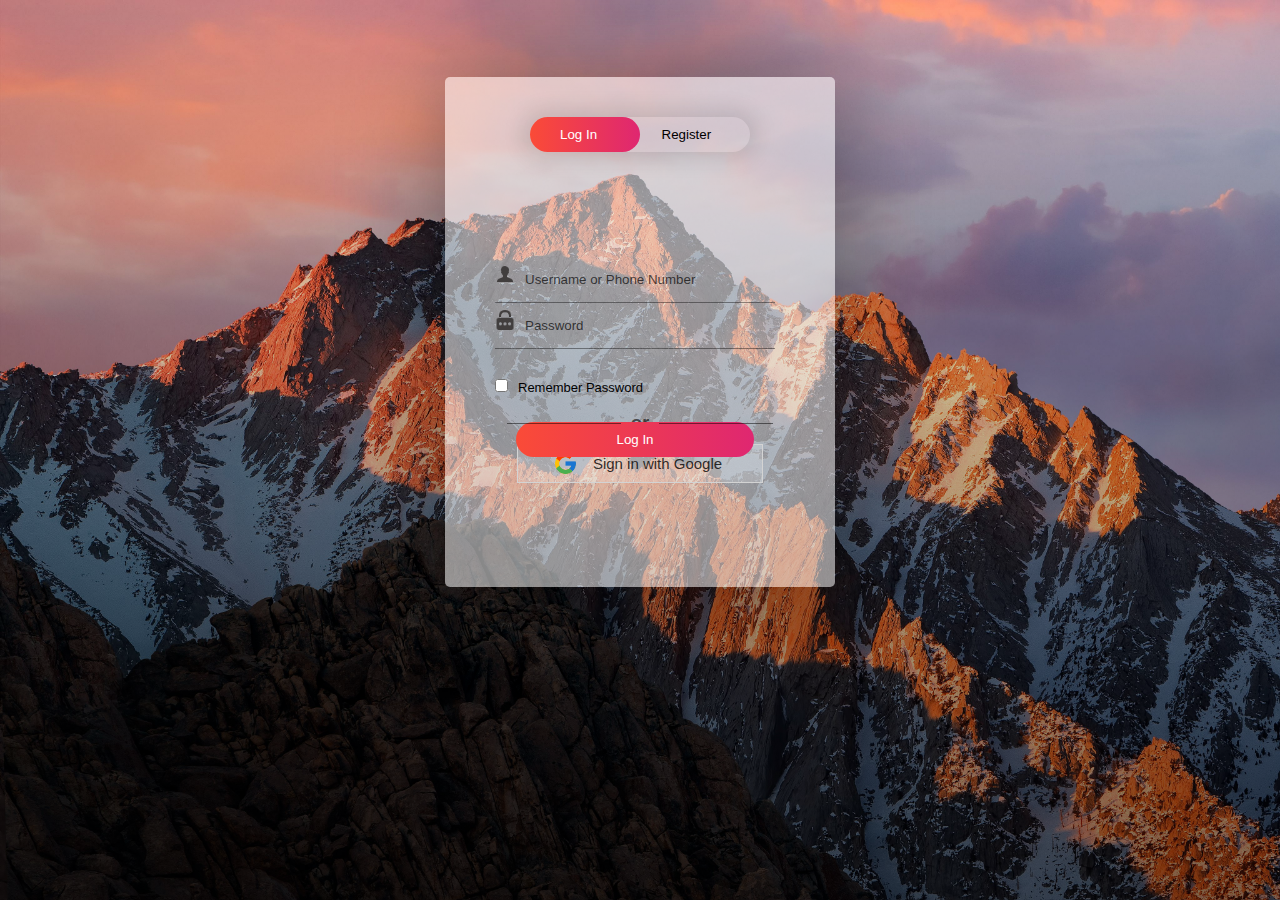
<file: login.html>
<!DOCTYPE html>
<html>
<head>
	<link rel="shortcut icon" type="png" href="images/icon/favicon.png">
	<title>Login SignUp</title>
	<link rel="stylesheet" type="text/css" href="loginStyle.css">
	<script src="https://ajax.googleapis.com/ajax/libs/jquery/3.4.1/jquery.min.js"></script>

  <!-- It will redirect to the Home Page after submitting the form -->
  <script>
  $(document).ready(function(){
    $("form").submit(function(){
      alert("Great Job !");
    });
  });
  </script>
</head>
<body>
		<div class="form-box">
			<div class="button-box">
				<div id="btn"></div>
				<button type="button" class="toggle-btn" id="log" onclick="login()" style="color: #fff;">Log In</button>
				<button type="button" class="toggle-btn" id="reg" onclick="register()">Register</button>
			</div>
			
			
			<!-- Login Form -->
			<form id="login" class="input-group" action="index.html">
				<div class="inp">
					<img src="images/icon/user.png"><input type="text" id="email" class="input-field" placeholder="Username or Phone Number" style="width: 88%; border:none;" required="required">
				</div>
				<div class="inp">
					<img src="images/icon/password.png"><input type="password" id="password" class="input-field" placeholder="Password" style="width: 88%; border: none;" required="required">
				</div>
				<input type="checkbox" class="check-box">Remember Password
				<button type="submit" class="submit-btn">Log In</button>
			</form>


			<div class="other" id="other">
				<div class="instead">
					<h3>or</h3>
				</div>
				<button class="connect" onclick="google()">
					<img src="images/icon/google.png"><span>Sign in with Google</span>
				</button>
			</div>
			
			<!-- Registration Form -->
			<form id="register" class="input-group">
				<input type="text" class="input-field" placeholder="Full Name" required="required">
				<input type="email" class="input-field" placeholder="Email Address" required="required">
				<input type="password" class="input-field" placeholder="Create Password" name="psame" required="required">
				<input type="password" class="input-field" placeholder="Confirm Password" name="psame" required="required">
				<input type="checkbox" class="check-box" id="chkAgree" onclick="goFurther()">I agree to the Terms & Conditions
				<button type="submit" id="btnSubmit" class="submit-btn reg-btn">Register</button>
			</form>
		</div>
		<script type="text/javascript" src="script.js"></script>
</body>
</html>
</file>
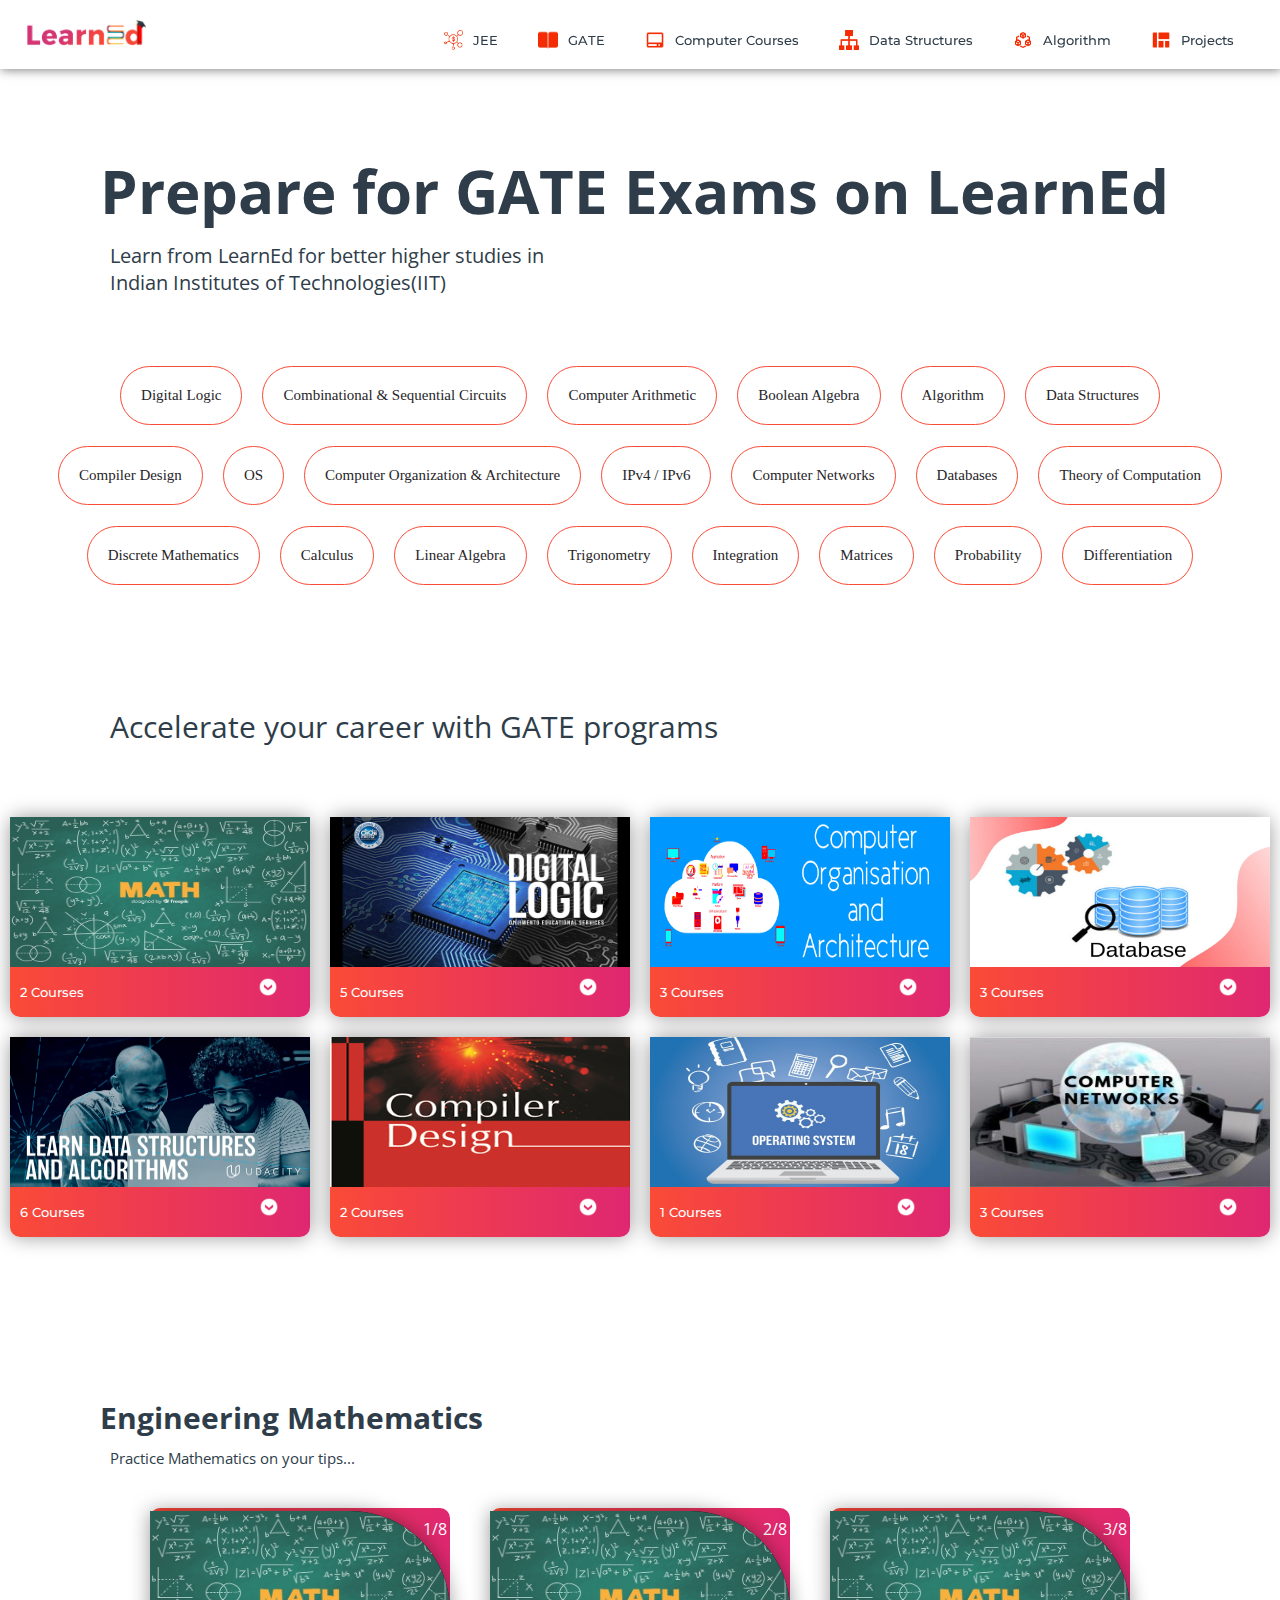
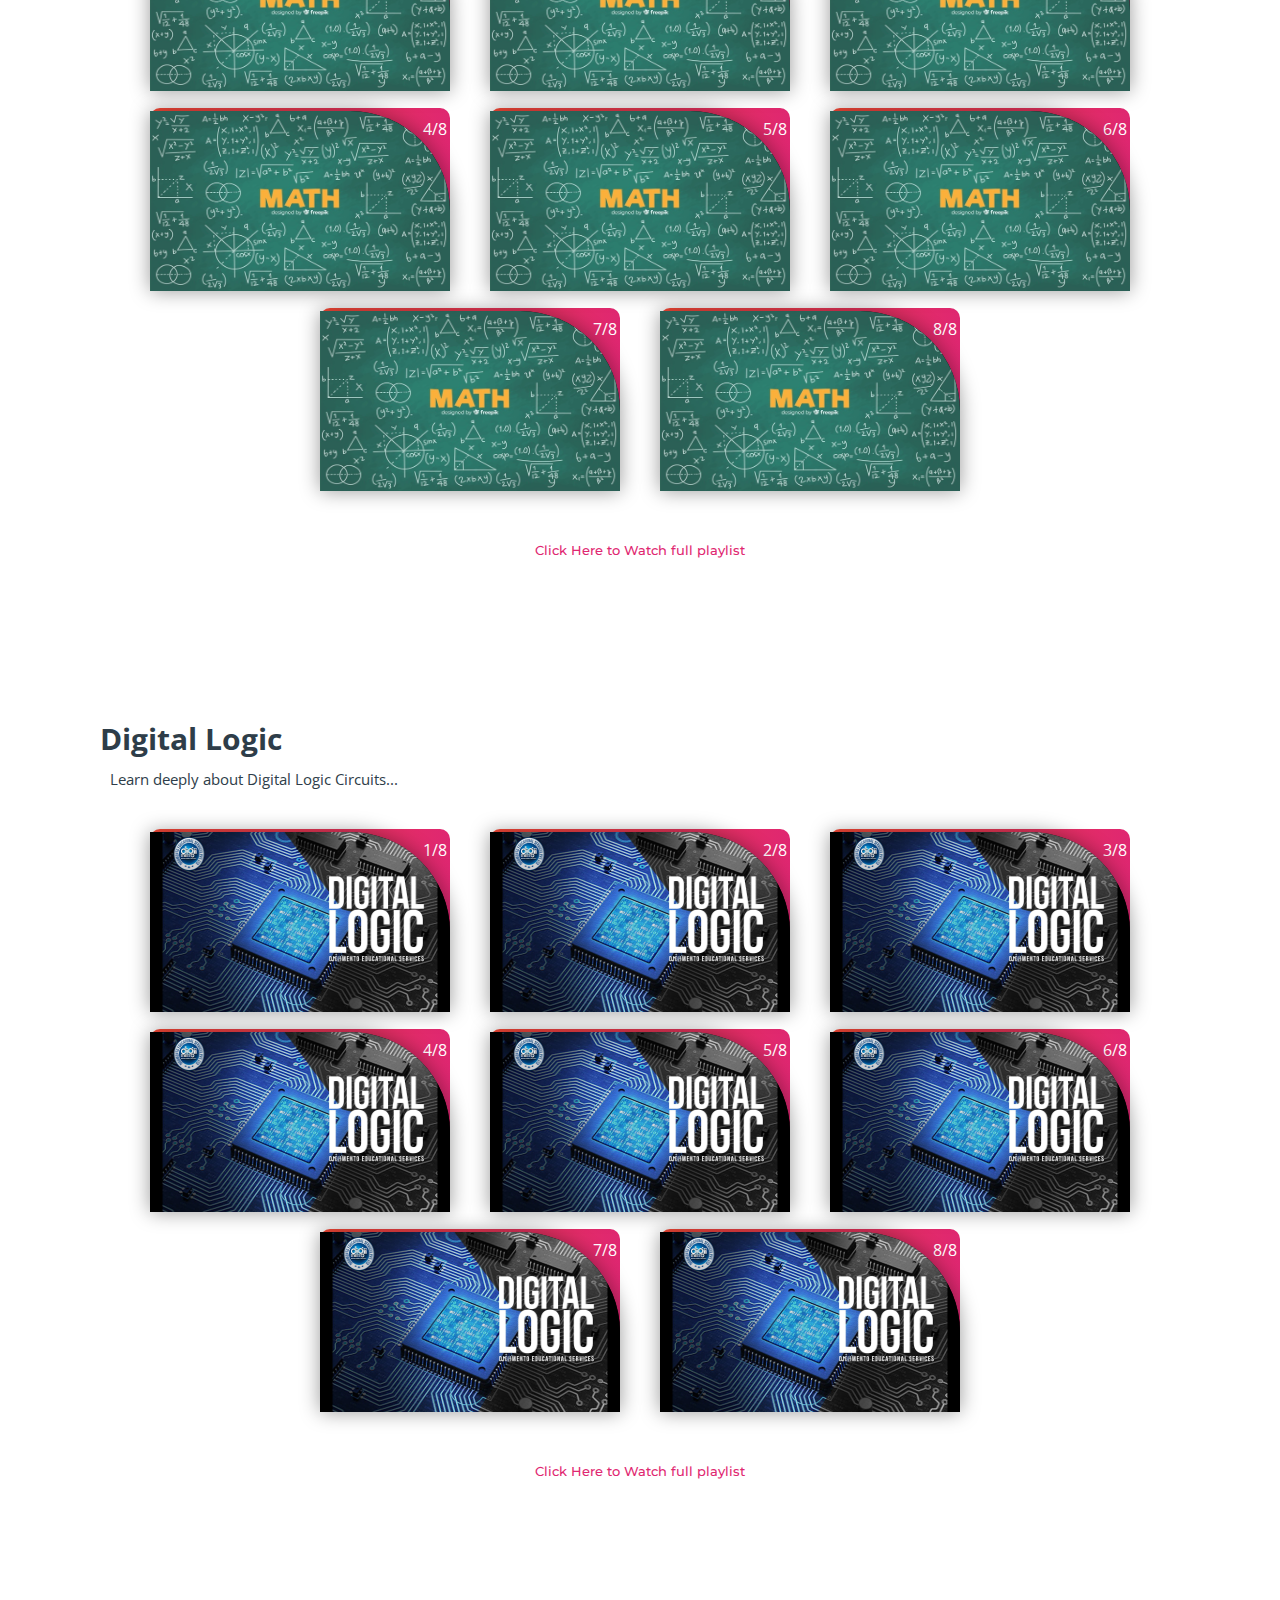
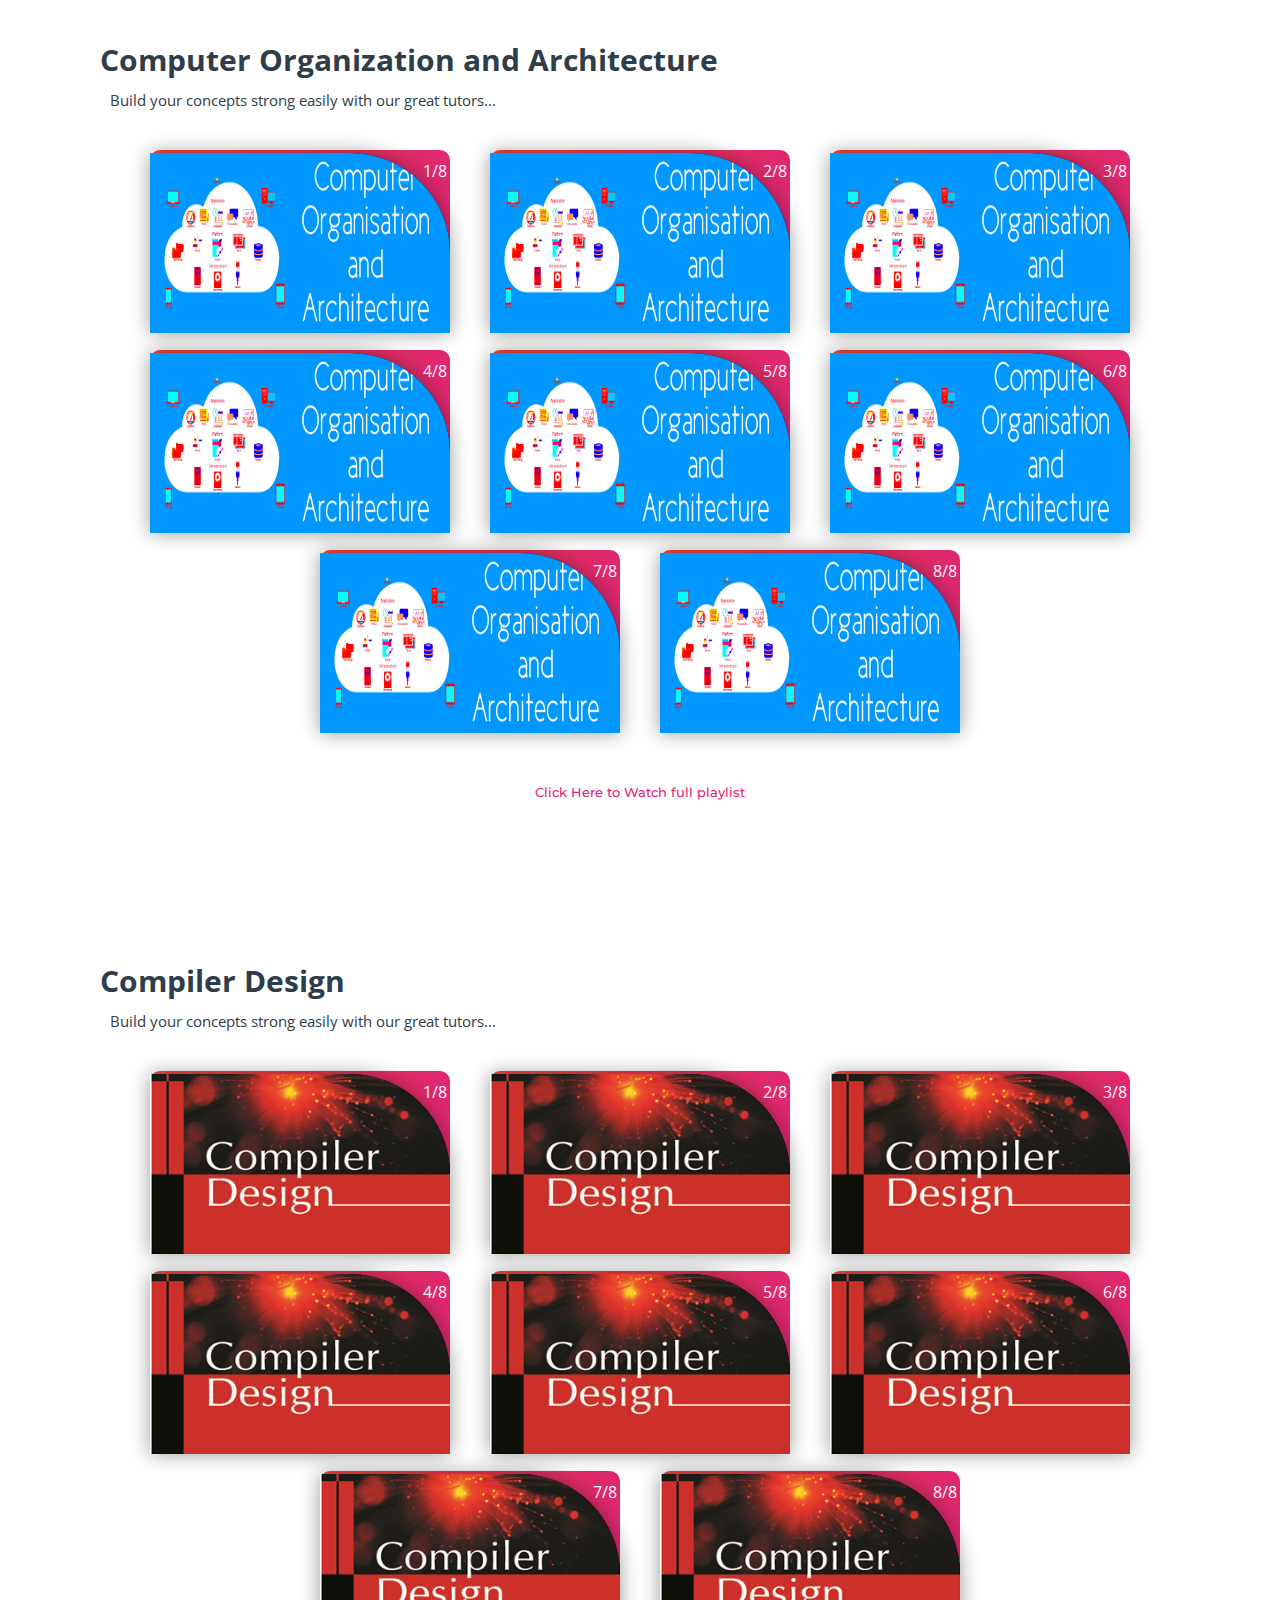
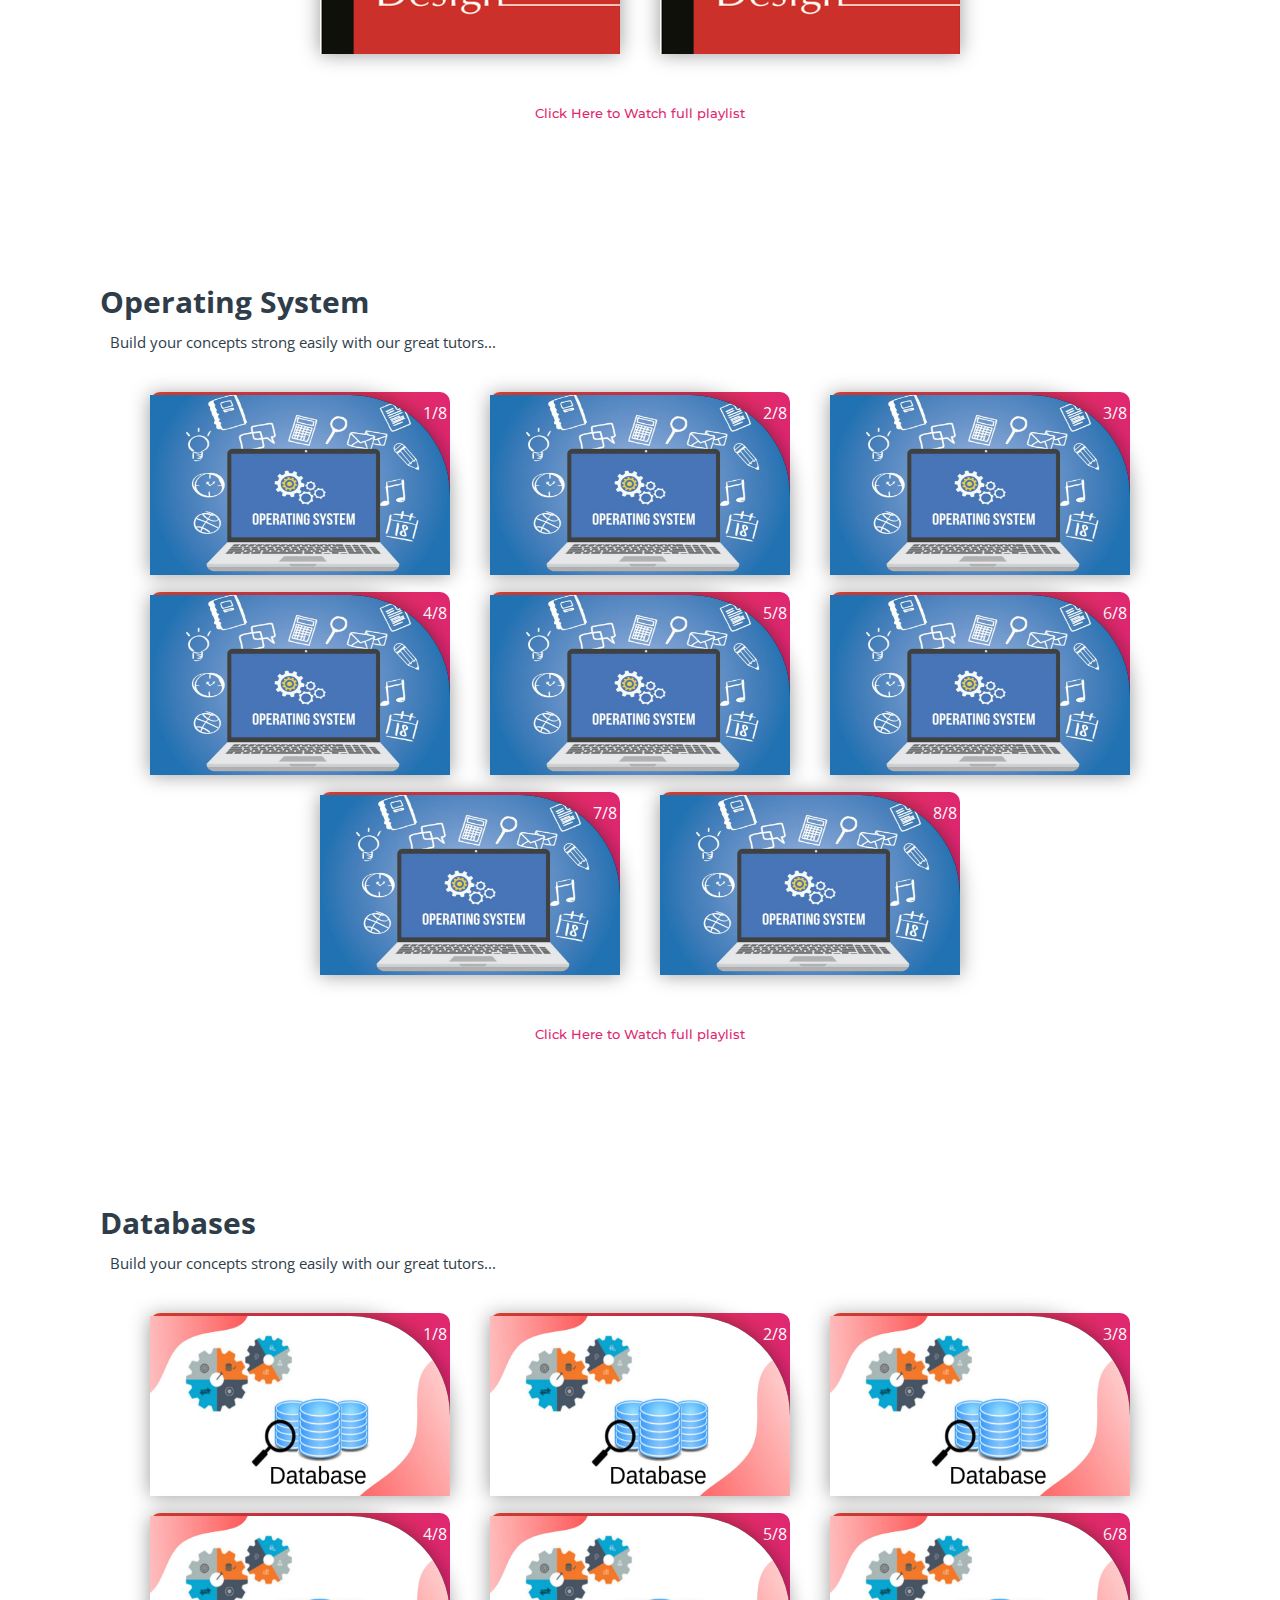
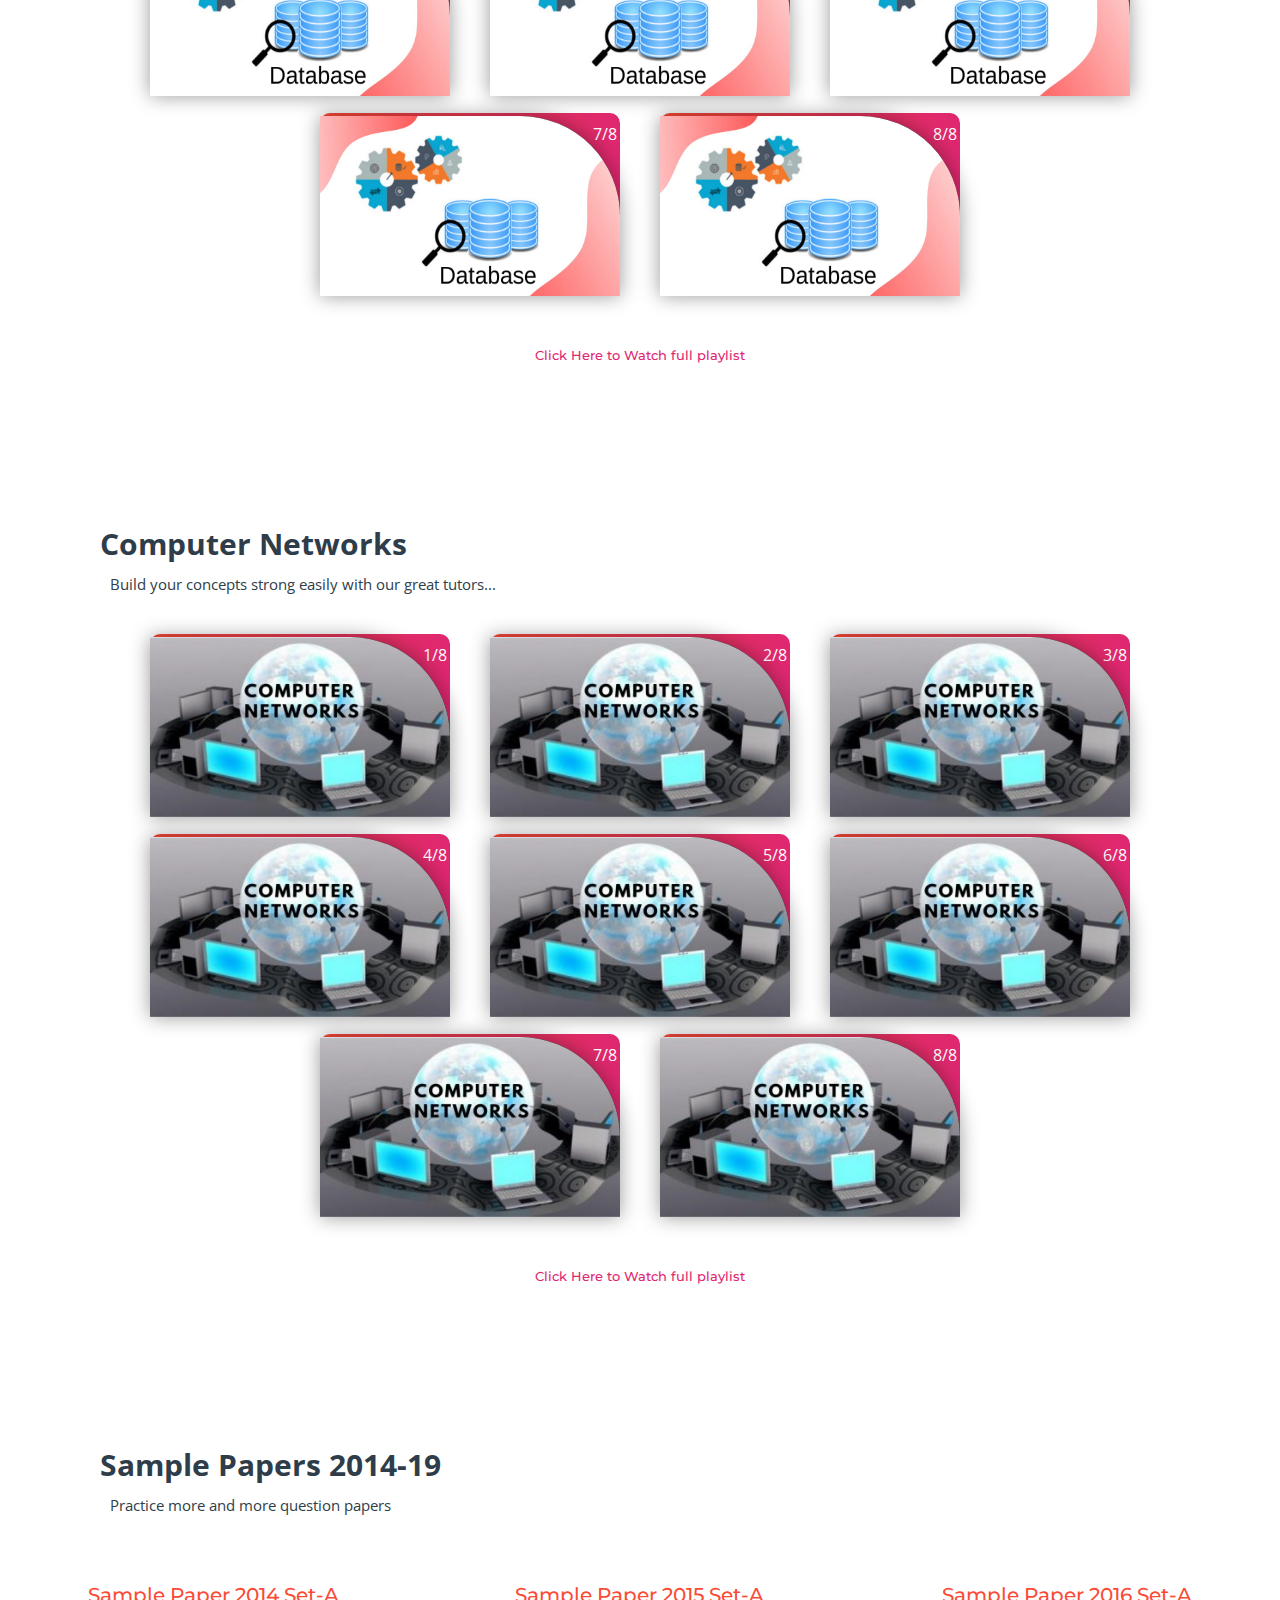
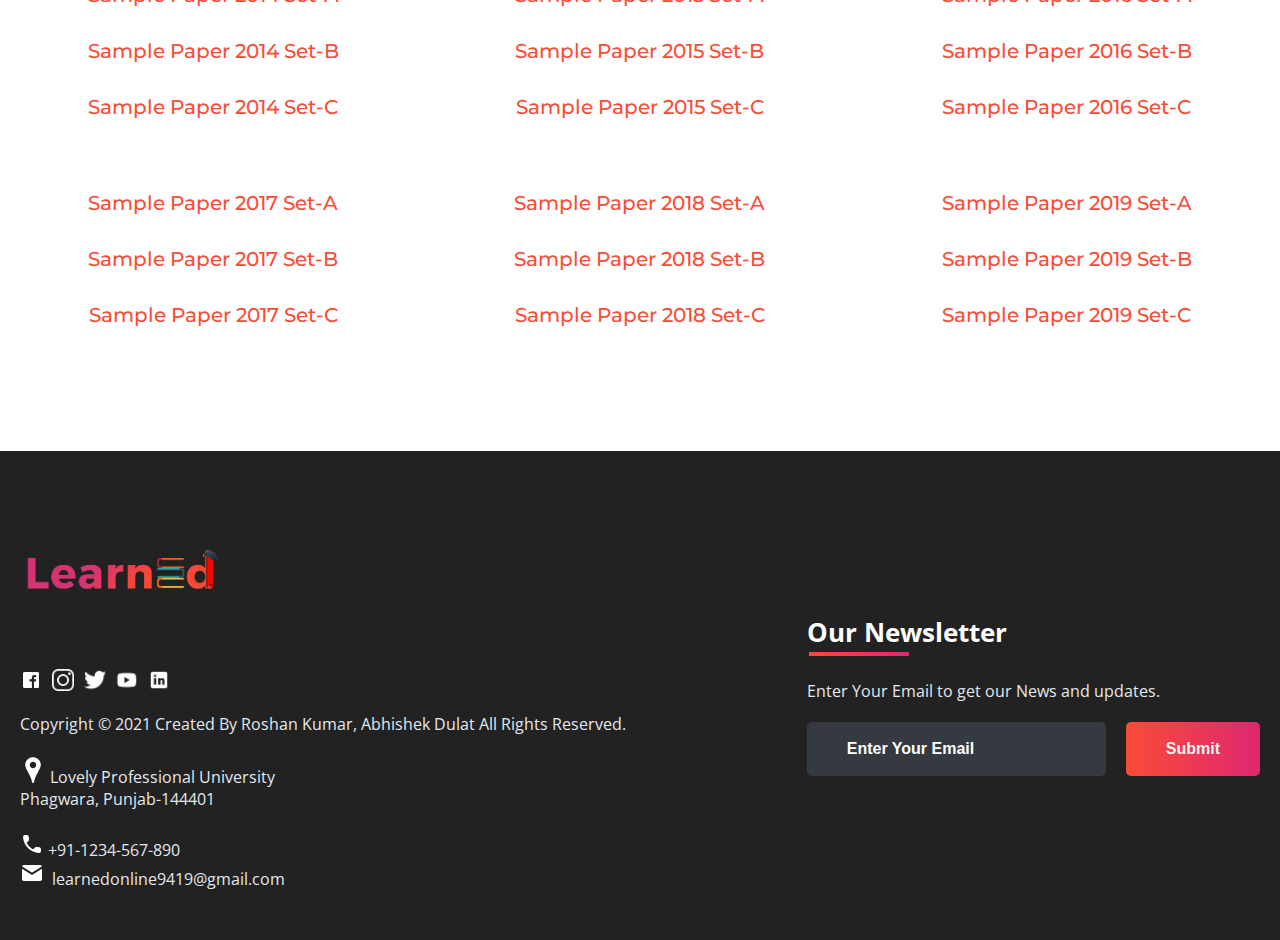
<file: subjects/gate.html>
<!DOCTYPE html>
<html>
<head>
	<link rel="shortcut icon" type="png" href="../images/icon/favicon.png">
	<title>Prepare for GATE on LearnEd</title>
	<link rel="stylesheet" type="text/css" href="subjects.css">
	<script type="text/javascript" src="../script.js"></script>
</head>
<body>

<!-- NAVIGATION -->
	<header>
		<div class="nav" id="nav">
			<div id="learned-logo">
			<a href="../index.html"><img src="../images/icon/logo.png" style="width: 120px;"></a></div>
			<div class="switch-tab" id="switch-tab" onclick="switchTAB()"><img src="../images/icon/menu.png"></div>
			<ul id="list-switch">
				<li><a href="jee.html"><img src="../images/courses/d1.png" class="icon">JEE</a></li>
				<li><a href="#"><img src="../images/courses/paper.png" class="icon">GATE</a></li>
				<li><a href="computer_courses.html"><img src="../images/courses/computer.png" class="icon">Computer Courses</a></li>
				<li><a href="computer_courses.html#data"><img src="../images/courses/data.png" class="icon">Data Structures</a></li>
				<li><a href="computer_courses.html#algo"><img src="../images/courses/algo.png" class="icon">Algorithm</a></li>
				<li><a href="computer_courses.html#projects"><img src="../images/courses/projects.png" class="icon">Projects</a></li>
			</ul>
			<div class="search" id="search-switch">
				<input type="text" placeholder="Search" class="srch"><button id="srchbtn"><img src="../images/icon/search.png"></button>
			</div>
		</div>
	</header>


<!-- Main Title of the Page -->
	<div class="title">
		<span>Prepare for GATE Exams on LearnEd</span>
		<div class="shortdesc">
			<p>Learn from LearnEd for better higher studies in<br> Indian Institutes of Technologies(IIT)</p>
		</div>
	</div>


<!-- Some KeyWords related to topic -->
	<div class="course">
		<div class="cbox">
		<div class="det"><a href="#digital">Digital Logic</a></div>
		<div class="det"><a href="https://en.wikipedia.org/wiki/Sequential_logic" target="_blank">Combinational & Sequential Circuits</a></div>
		<div class="det"><a href="https://en.wikipedia.org/wiki/ALU" target="_blank">Computer Arithmetic</a></div>
		<div class="det"><a href="https://en.wikipedia.org/wiki/Boolean_algebra" target="_blank">Boolean Algebra</a></div>
		<div class="det"><a href="computer_courses.html#algo">Algorithm</a></div>
		<div class="det"><a href="computer_courses.html#data">Data Structures</a></div>
		</div>
		<div class="cbox">
		<div class="det"><a href="#compiler">Compiler Design</a></div>
		<div class="det"><a href="#os">OS</a></div>
		<div class="det"><a href="#coaa">Computer Organization & Architecture</a></div>
		<div class="det"><a href="https://en.wikipedia.org/wiki/IPv4" target="_blank">IPv4 / IPv6</a></div>
		<div class="det"><a href="#cn">Computer Networks</a></div>
		<div class="det"><a href="#database">Databases</a></div>
		<div class="det"><a href="https://en.wikipedia.org/wiki/Theory_of_computation" target="_blank">Theory of Computation</a></div>
		</div>
		<div class="cbox">
		<div class="det"><a href="#math">Discrete Mathematics</a></div>
		<div class="det"><a href="#math">Calculus</a></div>
		<div class="det"><a href="#math">Linear Algebra</a></div>
		<div class="det"><a href="#math">Trigonometry</a></div>
		<div class="det"><a href="#math">Integration</a></div>
		<div class="det"><a href="#math">Matrices</a></div>
		<div class="det"><a href="#math">Probability</a></div>
		<div class="det"><a href="#math">Differentiation</a></div>
		</div>
	</div>


<!-- Courses Available -->
	<div class="inbt">
		Accelerate your career with GATE programs
	</div>

	<div class="ccard">
	<center>
		<div class="ccardbox">
			<div class="dcard">
				<div class="fpart"><img src="../images/courses/math.jpg"></div>
				<a href="#math"><div class="spart">2 Courses <img src="../images/icon/dropdown.png"></div></a>
			</div>
			<div class="dcard">
				<div class="fpart"><img src="../images/courses/digital.jpg"></div>
				<a href="#digital"><div class="spart">5 Courses <img src="../images/icon/dropdown.png"></div></a>
			</div>
			<div class="dcard">
				<div class="fpart"><img src="../images/courses/coaa.jpg"></div>
				<a href="#coaa"><div class="spart">3 Courses <img src="../images/icon/dropdown.png"></div></a>
			</div>
			<div class="dcard">
				<div class="fpart"><img src="../images/courses/database.jpg"></div>
				<a href="#database"><div class="spart">3 Courses <img src="../images/icon/dropdown.png"></div></a>
			</div>
			<div class="dcard">
				<div class="fpart"><img src="../images/courses/data-algo.jpg"></div>
				<a href="computer_courses.html#data"><div class="spart">6 Courses <img src="../images/icon/dropdown.png"></div></a>
			</div>
			<div class="dcard">
				<div class="fpart"><img src="../images/courses/compiler.jpg"></div>
				<a href="#compiler"><div class="spart">2 Courses <img src="../images/icon/dropdown.png"></div></a>
			</div>
			<div class="dcard">
				<div class="fpart"><img src="../images/courses/os.jpg"></div>
				<a href="#os"><div class="spart">1 Courses <img src="../images/icon/dropdown.png"></div></a>
			</div>
			<div class="dcard">
				<div class="fpart"><img src="../images/courses/cn.jpg"></div>
				<a href="#cn"><div class="spart">3 Courses <img src="../images/icon/dropdown.png"></div></a>
			</div>
		</div>
	</center>
	</div>


<!-- Videos on ENGINEERING MATHEMATICS Lectures -->

	<div class="title2" id="math">
		<span>Engineering Mathematics</span>
		<div class="shortdesc2">
			<p>Practice Mathematics on your tips...</p>
		</div>
	</div>
	
	<center>
		<div class="ccardbox2">
			<div class="dcard2"><span class="tag" >1/8</span>
				<div class="fpart2"><img src="../images/courses/math.jpg">
					<iframe src="https://www.youtube.com/embed/xxGyTHWrHZg" frameborder="0" allow="accelerometer; autoplay; encrypted-media; gyroscope; picture-in-picture" allowfullscreen></iframe>
				</div>
			</div>
			<div class="dcard2"><span class="tag" >2/8</span>
				<div class="fpart2"><img src="../images/courses/math.jpg">
					<iframe src="https://www.youtube.com/embed/xxGyTHWrHZg" frameborder="0" allow="accelerometer; autoplay; encrypted-media; gyroscope; picture-in-picture" allowfullscreen></iframe>
				</div>
			</div>
			<div class="dcard2"><span class="tag" >3/8</span>
				<div class="fpart2"><img src="../images/courses/math.jpg">
					<iframe src="https://www.youtube.com/embed/xxGyTHWrHZg" frameborder="0" allow="accelerometer; autoplay; encrypted-media; gyroscope; picture-in-picture" allowfullscreen></iframe>
				</div>
			</div>
			<div class="dcard2"><span class="tag" >4/8</span>
				<div class="fpart2"><img src="../images/courses/math.jpg">
					<iframe src="https://www.youtube.com/embed/xxGyTHWrHZg" frameborder="0" allow="accelerometer; autoplay; encrypted-media; gyroscope; picture-in-picture" allowfullscreen></iframe>
				</div>
			</div>
		
			<div class="dcard2"><span class="tag" >5/8</span>
				<div class="fpart2"><img src="../images/courses/math.jpg">
					<iframe src="https://www.youtube.com/embed/xxGyTHWrHZg" frameborder="0" allow="accelerometer; autoplay; encrypted-media; gyroscope; picture-in-picture" allowfullscreen></iframe>
				</div>
			</div>
			<div class="dcard2"><span class="tag" >6/8</span>
				<div class="fpart2"><img src="../images/courses/math.jpg">
					<iframe src="https://www.youtube.com/embed/xxGyTHWrHZg" frameborder="0" allow="accelerometer; autoplay; encrypted-media; gyroscope; picture-in-picture" allowfullscreen></iframe>
				</div>
			</div>
			<div class="dcard2"><span class="tag" >7/8</span>
				<div class="fpart2"><img src="../images/courses/math.jpg">
					<iframe src="https://www.youtube.com/embed/xxGyTHWrHZg" frameborder="0" allow="accelerometer; autoplay; encrypted-media; gyroscope; picture-in-picture" allowfullscreen></iframe>
				</div>
			</div>
			<div class="dcard2"><span class="tag" >8/8</span>
				<div class="fpart2"><img src="../images/courses/math.jpg">
					<iframe src="https://www.youtube.com/embed/xxGyTHWrHZg" frameborder="0" allow="accelerometer; autoplay; encrypted-media; gyroscope; picture-in-picture" allowfullscreen></iframe>
				</div>
			</div>
		</div>
	</center>
<br><br>
	<div class="click-me">
		<a href="https://www.youtube.com/watch?v=xxGyTHWrHZg" target="_blank">Click Here to Watch full playlist</a>
	</div>



<!-- Videos on DIGITAL LOGIC Lectures -->

	<div class="title2" id="digital">
		<span>Digital Logic</span>
		<div class="shortdesc2">
			<p>Learn deeply about Digital Logic Circuits...</p>
		</div>
	</div>
	<center>
		<div class="ccardbox2">
			<div class="dcard2"><span class="tag" >1/8</span>
				<div class="fpart2"><img src="../images/courses/digital.jpg">
					<iframe src="https://www.youtube.com/embed/-M7oIM8hKSU" frameborder="0" allow="accelerometer; autoplay; encrypted-media; gyroscope; picture-in-picture" allowfullscreen></iframe>
				</div>
			</div>
			<div class="dcard2"><span class="tag" >2/8</span>
				<div class="fpart2"><img src="../images/courses/digital.jpg">
					<iframe src="https://www.youtube.com/embed/-M7oIM8hKSU" frameborder="0" allow="accelerometer; autoplay; encrypted-media; gyroscope; picture-in-picture" allowfullscreen></iframe>
				</div>
			</div>
			<div class="dcard2"><span class="tag" >3/8</span>
				<div class="fpart2"><img src="../images/courses/digital.jpg">
					<iframe src="https://www.youtube.com/embed/-M7oIM8hKSU" frameborder="0" allow="accelerometer; autoplay; encrypted-media; gyroscope; picture-in-picture" allowfullscreen></iframe>
				</div>
			</div>
			<div class="dcard2"><span class="tag" >4/8</span>
				<div class="fpart2"><img src="../images/courses/digital.jpg">
					<iframe src="https://www.youtube.com/embed/-M7oIM8hKSU" frameborder="0" allow="accelerometer; autoplay; encrypted-media; gyroscope; picture-in-picture" allowfullscreen></iframe>
				</div>
			</div>
		
			<div class="dcard2"><span class="tag" >5/8</span>
				<div class="fpart2"><img src="../images/courses/digital.jpg">
					<iframe src="https://www.youtube.com/embed/-M7oIM8hKSU" frameborder="0" allow="accelerometer; autoplay; encrypted-media; gyroscope; picture-in-picture" allowfullscreen></iframe>
				</div>
			</div>
			<div class="dcard2"><span class="tag" >6/8</span>
				<div class="fpart2"><img src="../images/courses/digital.jpg">
					<iframe src="https://www.youtube.com/embed/-M7oIM8hKSU" frameborder="0" allow="accelerometer; autoplay; encrypted-media; gyroscope; picture-in-picture" allowfullscreen></iframe>
				</div>
			</div>
			<div class="dcard2"><span class="tag" >7/8</span>
				<div class="fpart2"><img src="../images/courses/digital.jpg">
					<iframe src="https://www.youtube.com/embed/-M7oIM8hKSU" frameborder="0" allow="accelerometer; autoplay; encrypted-media; gyroscope; picture-in-picture" allowfullscreen></iframe>
				</div>
			</div>
			<div class="dcard2"><span class="tag" >8/8</span>
				<div class="fpart2"><img src="../images/courses/digital.jpg">
					<iframe src="https://www.youtube.com/embed/-M7oIM8hKSU" frameborder="0" allow="accelerometer; autoplay; encrypted-media; gyroscope; picture-in-picture" allowfullscreen></iframe>
				</div>
			</div>
		</div>
	</center>
<br><br>
	<div class="click-me">
		<a href="https://youtu.be/-M7oIM8hKSU" target="_blank">Click Here to Watch full playlist</a>
	</div>



<!-- Videos on COMPUTER ORGANIZATION and ARCHITECTURE Lectures -->

	<div class="title2" id="coaa">
		<span>Computer Organization and Architecture</span>
		<div class="shortdesc2">
			<p>Build your concepts strong easily with our great tutors...</p>
		</div>
	</div>
	<center>
		<div class="ccardbox2">
			<div class="dcard2"><span class="tag" >1/8</span>
				<div class="fpart2"><img src="../images/courses/coaa.jpg">
					<iframe src="https://www.youtube.com/embed/q6oiRtKTpX4" frameborder="0" allow="accelerometer; autoplay; encrypted-media; gyroscope; picture-in-picture" allowfullscreen></iframe>
				</div>
			</div>
			<div class="dcard2"><span class="tag" >2/8</span>
				<div class="fpart2"><img src="../images/courses/coaa.jpg">
					<iframe src="https://www.youtube.com/embed/q6oiRtKTpX4" frameborder="0" allow="accelerometer; autoplay; encrypted-media; gyroscope; picture-in-picture" allowfullscreen></iframe>
				</div>
			</div>
			<div class="dcard2"><span class="tag" >3/8</span>
				<div class="fpart2"><img src="../images/courses/coaa.jpg">
					<iframe src="https://www.youtube.com/embed/q6oiRtKTpX4" frameborder="0" allow="accelerometer; autoplay; encrypted-media; gyroscope; picture-in-picture" allowfullscreen></iframe>
				</div>
			</div>
			<div class="dcard2"><span class="tag" >4/8</span>
				<div class="fpart2"><img src="../images/courses/coaa.jpg">
					<iframe src="https://www.youtube.com/embed/q6oiRtKTpX4" frameborder="0" allow="accelerometer; autoplay; encrypted-media; gyroscope; picture-in-picture" allowfullscreen></iframe>
				</div>
			</div>
		
			<div class="dcard2"><span class="tag" >5/8</span>
				<div class="fpart2"><img src="../images/courses/coaa.jpg">
					<iframe src="https://www.youtube.com/embed/q6oiRtKTpX4" frameborder="0" allow="accelerometer; autoplay; encrypted-media; gyroscope; picture-in-picture" allowfullscreen></iframe>
				</div>
			</div>
			<div class="dcard2"><span class="tag" >6/8</span>
				<div class="fpart2"><img src="../images/courses/coaa.jpg">
					<iframe src="https://www.youtube.com/embed/q6oiRtKTpX4" frameborder="0" allow="accelerometer; autoplay; encrypted-media; gyroscope; picture-in-picture" allowfullscreen></iframe>
				</div>
			</div>
			<div class="dcard2"><span class="tag" >7/8</span>
				<div class="fpart2"><img src="../images/courses/coaa.jpg">
					<iframe src="https://www.youtube.com/embed/q6oiRtKTpX4" frameborder="0" allow="accelerometer; autoplay; encrypted-media; gyroscope; picture-in-picture" allowfullscreen></iframe>
				</div>
			</div>
			<div class="dcard2"><span class="tag" >8/8</span>
				<div class="fpart2"><img src="../images/courses/coaa.jpg">
					<iframe src="https://www.youtube.com/embed/q6oiRtKTpX4" frameborder="0" allow="accelerometer; autoplay; encrypted-media; gyroscope; picture-in-picture" allowfullscreen></iframe>
				</div>
			</div>
		</div>
	</center>
<br><br>
	<div class="click-me">
		<a href="https://youtu.be/q6oiRtKTpX4" target="_blank">Click Here to Watch full playlist</a>
	</div>



<!-- Videos on COMPILER Lectures -->

	<div class="title2" id="compiler">
		<span>Compiler Design</span>
		<div class="shortdesc2">
			<p>Build your concepts strong easily with our great tutors...</p>
		</div>
	</div>
	<center>
		<div class="ccardbox2">
			<div class="dcard2"><span class="tag" >1/8</span>
				<div class="fpart2"><img src="../images/courses/compiler.jpg">
					<iframe src="https://www.youtube.com/embed/yNZIhF6pxjM" frameborder="0" allow="accelerometer; autoplay; encrypted-media; gyroscope; picture-in-picture" allowfullscreen></iframe>
				</div>
			</div>
			<div class="dcard2"><span class="tag" >2/8</span>
				<div class="fpart2"><img src="../images/courses/compiler.jpg">
					<iframe src="https://www.youtube.com/embed/yNZIhF6pxjM" frameborder="0" allow="accelerometer; autoplay; encrypted-media; gyroscope; picture-in-picture" allowfullscreen></iframe>
				</div>
			</div>
			<div class="dcard2"><span class="tag" >3/8</span>
				<div class="fpart2"><img src="../images/courses/compiler.jpg">
					<iframe src="https://www.youtube.com/embed/yNZIhF6pxjM" frameborder="0" allow="accelerometer; autoplay; encrypted-media; gyroscope; picture-in-picture" allowfullscreen></iframe>
				</div>
			</div>
			<div class="dcard2"><span class="tag" >4/8</span>
				<div class="fpart2"><img src="../images/courses/compiler.jpg">
					<iframe src="https://www.youtube.com/embed/yNZIhF6pxjM" frameborder="0" allow="accelerometer; autoplay; encrypted-media; gyroscope; picture-in-picture" allowfullscreen></iframe>
				</div>
			</div>
		
			<div class="dcard2"><span class="tag" >5/8</span>
				<div class="fpart2"><img src="../images/courses/compiler.jpg">
					<iframe src="https://www.youtube.com/embed/yNZIhF6pxjM" frameborder="0" allow="accelerometer; autoplay; encrypted-media; gyroscope; picture-in-picture" allowfullscreen></iframe>
				</div>
			</div>
			<div class="dcard2"><span class="tag" >6/8</span>
				<div class="fpart2"><img src="../images/courses/compiler.jpg">
					<iframe src="https://www.youtube.com/embed/yNZIhF6pxjM" frameborder="0" allow="accelerometer; autoplay; encrypted-media; gyroscope; picture-in-picture" allowfullscreen></iframe>
				</div>
			</div>
			<div class="dcard2"><span class="tag" >7/8</span>
				<div class="fpart2"><img src="../images/courses/compiler.jpg">
					<iframe src="https://www.youtube.com/embed/yNZIhF6pxjM" frameborder="0" allow="accelerometer; autoplay; encrypted-media; gyroscope; picture-in-picture" allowfullscreen></iframe>
				</div>
			</div>
			<div class="dcard2"><span class="tag" >8/8</span>
				<div class="fpart2"><img src="../images/courses/compiler.jpg">
					<iframe src="https://www.youtube.com/embed/yNZIhF6pxjM" frameborder="0" allow="accelerometer; autoplay; encrypted-media; gyroscope; picture-in-picture" allowfullscreen></iframe>
				</div>
			</div>
		</div>
	</center>
<br><br>
	<div class="click-me">
		<a href="https://youtu.be/yNZIhF6pxjM" target="_blank">Click Here to Watch full playlist</a>
	</div>



<!-- Videos on OPERATING SYSTEM Lectures -->


<div class="title2" id="os">
		<span>Operating System</span>
		<div class="shortdesc2">
			<p>Build your concepts strong easily with our great tutors...</p>
		</div>
	</div>
	<center>
		<div class="ccardbox2">
			<div class="dcard2"><span class="tag" >1/8</span>
				<div class="fpart2"><img src="../images/courses/os.jpg">
					<iframe src="https://www.youtube.com/embed/vBURTt97EkA" frameborder="0" allow="accelerometer; autoplay; encrypted-media; gyroscope; picture-in-picture" allowfullscreen></iframe>
				</div>
			</div>
			<div class="dcard2"><span class="tag" >2/8</span>
				<div class="fpart2"><img src="../images/courses/os.jpg">
					<iframe src="https://www.youtube.com/embed/vBURTt97EkA" frameborder="0" allow="accelerometer; autoplay; encrypted-media; gyroscope; picture-in-picture" allowfullscreen></iframe>
				</div>
			</div>
			<div class="dcard2"><span class="tag" >3/8</span>
				<div class="fpart2"><img src="../images/courses/os.jpg">
					<iframe src="https://www.youtube.com/embed/vBURTt97EkA" frameborder="0" allow="accelerometer; autoplay; encrypted-media; gyroscope; picture-in-picture" allowfullscreen></iframe>
				</div>
			</div>
			<div class="dcard2"><span class="tag" >4/8</span>
				<div class="fpart2"><img src="../images/courses/os.jpg">
					<iframe src="https://www.youtube.com/embed/vBURTt97EkA" frameborder="0" allow="accelerometer; autoplay; encrypted-media; gyroscope; picture-in-picture" allowfullscreen></iframe>
				</div>
			</div>
		
			<div class="dcard2"><span class="tag" >5/8</span>
				<div class="fpart2"><img src="../images/courses/os.jpg">
					<iframe src="https://www.youtube.com/embed/vBURTt97EkA" frameborder="0" allow="accelerometer; autoplay; encrypted-media; gyroscope; picture-in-picture" allowfullscreen></iframe>
				</div>
			</div>
			<div class="dcard2"><span class="tag" >6/8</span>
				<div class="fpart2"><img src="../images/courses/os.jpg">
					<iframe src="https://www.youtube.com/embed/vBURTt97EkA" frameborder="0" allow="accelerometer; autoplay; encrypted-media; gyroscope; picture-in-picture" allowfullscreen></iframe>
				</div>
			</div>
			<div class="dcard2"><span class="tag" >7/8</span>
				<div class="fpart2"><img src="../images/courses/os.jpg">
					<iframe src="https://www.youtube.com/embed/vBURTt97EkA" frameborder="0" allow="accelerometer; autoplay; encrypted-media; gyroscope; picture-in-picture" allowfullscreen></iframe>
				</div>
			</div>
			<div class="dcard2"><span class="tag" >8/8</span>
				<div class="fpart2"><img src="../images/courses/os.jpg">
					<iframe src="https://www.youtube.com/embed/vBURTt97EkA" frameborder="0" allow="accelerometer; autoplay; encrypted-media; gyroscope; picture-in-picture" allowfullscreen></iframe>
				</div>
			</div>
		</div>
	</center>

<br><br>
	<div class="click-me">
		<a href="https://youtu.be/vBURTt97EkA" target="_blank">Click Here to Watch full playlist</a>
	</div>


<!-- Videos on DATABASE Lectures -->

<div class="title2" id="database">
		<span>Databases</span>
		<div class="shortdesc2">
			<p>Build your concepts strong easily with our great tutors...</p>
		</div>
	</div>
	<center>
		<div class="ccardbox2">
			<div class="dcard2"><span class="tag" >1/8</span>
				<div class="fpart2"><img src="../images/courses/database.jpg">
					<iframe src="https://www.youtube.com/embed/wR0jg0eQsZA" frameborder="0" allow="accelerometer; autoplay; encrypted-media; gyroscope; picture-in-picture" allowfullscreen></iframe>
				</div>
			</div>
			<div class="dcard2"><span class="tag" >2/8</span>
				<div class="fpart2"><img src="../images/courses/database.jpg">
					<iframe src="https://www.youtube.com/embed/wR0jg0eQsZA" frameborder="0" allow="accelerometer; autoplay; encrypted-media; gyroscope; picture-in-picture" allowfullscreen></iframe>
				</div>
			</div>
			<div class="dcard2"><span class="tag" >3/8</span>
				<div class="fpart2"><img src="../images/courses/database.jpg">
					<iframe src="https://www.youtube.com/embed/wR0jg0eQsZA" frameborder="0" allow="accelerometer; autoplay; encrypted-media; gyroscope; picture-in-picture" allowfullscreen></iframe>
				</div>
			</div>
			<div class="dcard2"><span class="tag" >4/8</span>
				<div class="fpart2"><img src="../images/courses/database.jpg">
					<iframe src="https://www.youtube.com/embed/wR0jg0eQsZA" frameborder="0" allow="accelerometer; autoplay; encrypted-media; gyroscope; picture-in-picture" allowfullscreen></iframe>
				</div>
			</div>
		
			<div class="dcard2"><span class="tag" >5/8</span>
				<div class="fpart2"><img src="../images/courses/database.jpg">
					<iframe src="https://www.youtube.com/embed/wR0jg0eQsZA" frameborder="0" allow="accelerometer; autoplay; encrypted-media; gyroscope; picture-in-picture" allowfullscreen></iframe>
				</div>
			</div>
			<div class="dcard2"><span class="tag" >6/8</span>
				<div class="fpart2"><img src="../images/courses/database.jpg">
					<iframe src="https://www.youtube.com/embed/wR0jg0eQsZA" frameborder="0" allow="accelerometer; autoplay; encrypted-media; gyroscope; picture-in-picture" allowfullscreen></iframe>
				</div>
			</div>
			<div class="dcard2"><span class="tag" >7/8</span>
				<div class="fpart2"><img src="../images/courses/database.jpg">
					<iframe src="https://www.youtube.com/embed/wR0jg0eQsZA" frameborder="0" allow="accelerometer; autoplay; encrypted-media; gyroscope; picture-in-picture" allowfullscreen></iframe>
				</div>
			</div>
			<div class="dcard2"><span class="tag" >8/8</span>
				<div class="fpart2"><img src="../images/courses/database.jpg">
					<iframe src="https://www.youtube.com/embed/wR0jg0eQsZA" frameborder="0" allow="accelerometer; autoplay; encrypted-media; gyroscope; picture-in-picture" allowfullscreen></iframe>
				</div>
			</div>
		</div>
	</center>
<br><br>
	<div class="click-me">
		<a href="https://youtu.be/wR0jg0eQsZA" target="_blank">Click Here to Watch full playlist</a>
	</div>



<!-- Videos on COMPUTER NETWORKS Lectures -->

<div class="title2" id="cn">
		<span>Computer Networks</span>
		<div class="shortdesc2">
			<p>Build your concepts strong easily with our great tutors...</p>
		</div>
	</div>
	<center>
		<div class="ccardbox2">
			<div class="dcard2"><span class="tag" >1/8</span>
				<div class="fpart2"><img src="../images/courses/cn.jpg">
					<iframe src="https://www.youtube.com/embed/qiQR5rTSshw" frameborder="0" allow="accelerometer; autoplay; encrypted-media; gyroscope; picture-in-picture" allowfullscreen></iframe>
				</div>
			</div>
			<div class="dcard2"><span class="tag" >2/8</span>
				<div class="fpart2"><img src="../images/courses/cn.jpg">
					<iframe src="https://www.youtube.com/embed/qiQR5rTSshw" frameborder="0" allow="accelerometer; autoplay; encrypted-media; gyroscope; picture-in-picture" allowfullscreen></iframe>
				</div>
			</div>
			<div class="dcard2"><span class="tag" >3/8</span>
				<div class="fpart2"><img src="../images/courses/cn.jpg">
					<iframe src="https://www.youtube.com/embed/qiQR5rTSshw" frameborder="0" allow="accelerometer; autoplay; encrypted-media; gyroscope; picture-in-picture" allowfullscreen></iframe>
				</div>
			</div>
			<div class="dcard2"><span class="tag" >4/8</span>
				<div class="fpart2"><img src="../images/courses/cn.jpg">
					<iframe src="https://www.youtube.com/embed/qiQR5rTSshw" frameborder="0" allow="accelerometer; autoplay; encrypted-media; gyroscope; picture-in-picture" allowfullscreen></iframe>
				</div>
			</div>
		
			<div class="dcard2"><span class="tag" >5/8</span>
				<div class="fpart2"><img src="../images/courses/cn.jpg">
					<iframe src="https://www.youtube.com/embed/qiQR5rTSshw" frameborder="0" allow="accelerometer; autoplay; encrypted-media; gyroscope; picture-in-picture" allowfullscreen></iframe>
				</div>
			</div>
			<div class="dcard2"><span class="tag" >6/8</span>
				<div class="fpart2"><img src="../images/courses/cn.jpg">
					<iframe src="https://www.youtube.com/embed/qiQR5rTSshw" frameborder="0" allow="accelerometer; autoplay; encrypted-media; gyroscope; picture-in-picture" allowfullscreen></iframe>
				</div>
			</div>
			<div class="dcard2"><span class="tag" >7/8</span>
				<div class="fpart2"><img src="../images/courses/cn.jpg">
					<iframe src="https://www.youtube.com/embed/qiQR5rTSshw" frameborder="0" allow="accelerometer; autoplay; encrypted-media; gyroscope; picture-in-picture" allowfullscreen></iframe>
				</div>
			</div>
			<div class="dcard2"><span class="tag" >8/8</span>
				<div class="fpart2"><img src="../images/courses/cn.jpg">
					<iframe src="https://www.youtube.com/embed/qiQR5rTSshw" frameborder="0" allow="accelerometer; autoplay; encrypted-media; gyroscope; picture-in-picture" allowfullscreen></iframe>
				</div>
			</div>
		</div>
	</center>

<br><br>
	<div class="click-me">
		<a href="https://youtu.be/qiQR5rTSshw" target="_blank">Click Here to Watch full playlist</a>
	</div>

	

<!-- Links for SAMPLE PAPERS of JEE MAINS & ADVANCED -->

	<div class="title2" id="sample_papers">
		<span>Sample Papers 2014-19</span>
		<div class="shortdesc2">
			<p>Practice more and more question papers</p>
		</div>
	</div>

	<div class="sample">
		<ul>
			<li><a href="../samplePapers/p1.pdf" target="_blank">Sample Paper 2014 Set-A</a></li>
			<li><a href="../samplePapers/p1.pdf" target="_blank">Sample Paper 2014 Set-B</a></li>
			<li><a href="../samplePapers/p1.pdf" target="_blank">Sample Paper 2014 Set-C</a></li>
		</ul>
		<ul>
			<li><a href="../samplePapers/p1.pdf" target="_blank">Sample Paper 2015 Set-A</a></li>
			<li><a href="../samplePapers/p1.pdf" target="_blank">Sample Paper 2015 Set-B</a></li>
			<li><a href="../samplePapers/p1.pdf" target="_blank">Sample Paper 2015 Set-C</a></li>
		</ul>
		<ul>
			<li><a href="../samplePapers/p1.pdf" target="_blank">Sample Paper 2016 Set-A</a></li>
			<li><a href="../samplePapers/p1.pdf" target="_blank">Sample Paper 2016 Set-B</a></li>
			<li><a href="../samplePapers/p1.pdf" target="_blank">Sample Paper 2016 Set-C</a></li>
		</ul>
	</div>
	<div class="sample lastSample">
		<ul>
			<li><a href="../samplePapers/p1.pdf" target="_blank">Sample Paper 2017 Set-A</a></li>
			<li><a href="../samplePapers/p1.pdf" target="_blank">Sample Paper 2017 Set-B</a></li>
			<li><a href="../samplePapers/p1.pdf" target="_blank">Sample Paper 2017 Set-C</a></li>
		</ul>
		<ul>
			<li><a href="../samplePapers/p1.pdf" target="_blank">Sample Paper 2018 Set-A</a></li>
			<li><a href="../samplePapers/p1.pdf" target="_blank">Sample Paper 2018 Set-B</a></li>
			<li><a href="../samplePapers/p1.pdf" target="_blank">Sample Paper 2018 Set-C</a></li>
		</ul>
		<ul>
			<li><a href="../samplePapers/p1.pdf" target="_blank">Sample Paper 2019 Set-A</a></li>
			<li><a href="../samplePapers/p1.pdf" target="_blank">Sample Paper 2019 Set-B</a></li>
			<li><a href="../samplePapers/p1.pdf" target="_blank">Sample Paper 2019 Set-C</a></li>
		</ul>
	</div>


<!-- FOOTER -->
<footer>
	<div class="footer-container">
		<div class="left-col">
			<img src="../images/icon/logo - Copy.png" style="width: 200px;">
			<div class="logo"></div>
			<div class="social-media">
				<a href="#"><img src="../images/icon\fb.png"></a>
				<a href="#"><img src="../images/icon\insta.png"></a>
				<a href="#"><img src="../images/icon\tt.png"></a>
				<a href="#"><img src="../images/icon\ytube.png"></a>
				<a href="#"><img src="../images/icon\linkedin.png"></a>
			</div><br><br>
			<p class="rights-text">Copyright © 2021 Created By Roshan Kumar, Abhishek Dulat All Rights Reserved.</p>
			<br><p><img src="../images/icon/location.png"> Lovely Professional University<br>Phagwara, Punjab-144401</p><br>
			<p><img src="../images/icon/phone.png"> +91-1234-567-890<br><img src="../images/icon/mail.png">&nbsp; learnedonline9419@gmail.com</p>
		</div>
		<div class="right-col">
			<h1 style="color: #fff">Our Newsletter</h1>
			<div class="border"></div><br>
			<p>Enter Your Email to get our News and updates.</p>
			<form class="newsletter-form">
				<input class="txtb" type="email" placeholder="Enter Your Email">
				<input class="btn" type="submit" value="Submit">
			</form>
		</div>
	</div>
</footer>

</body>
</html>
</file>
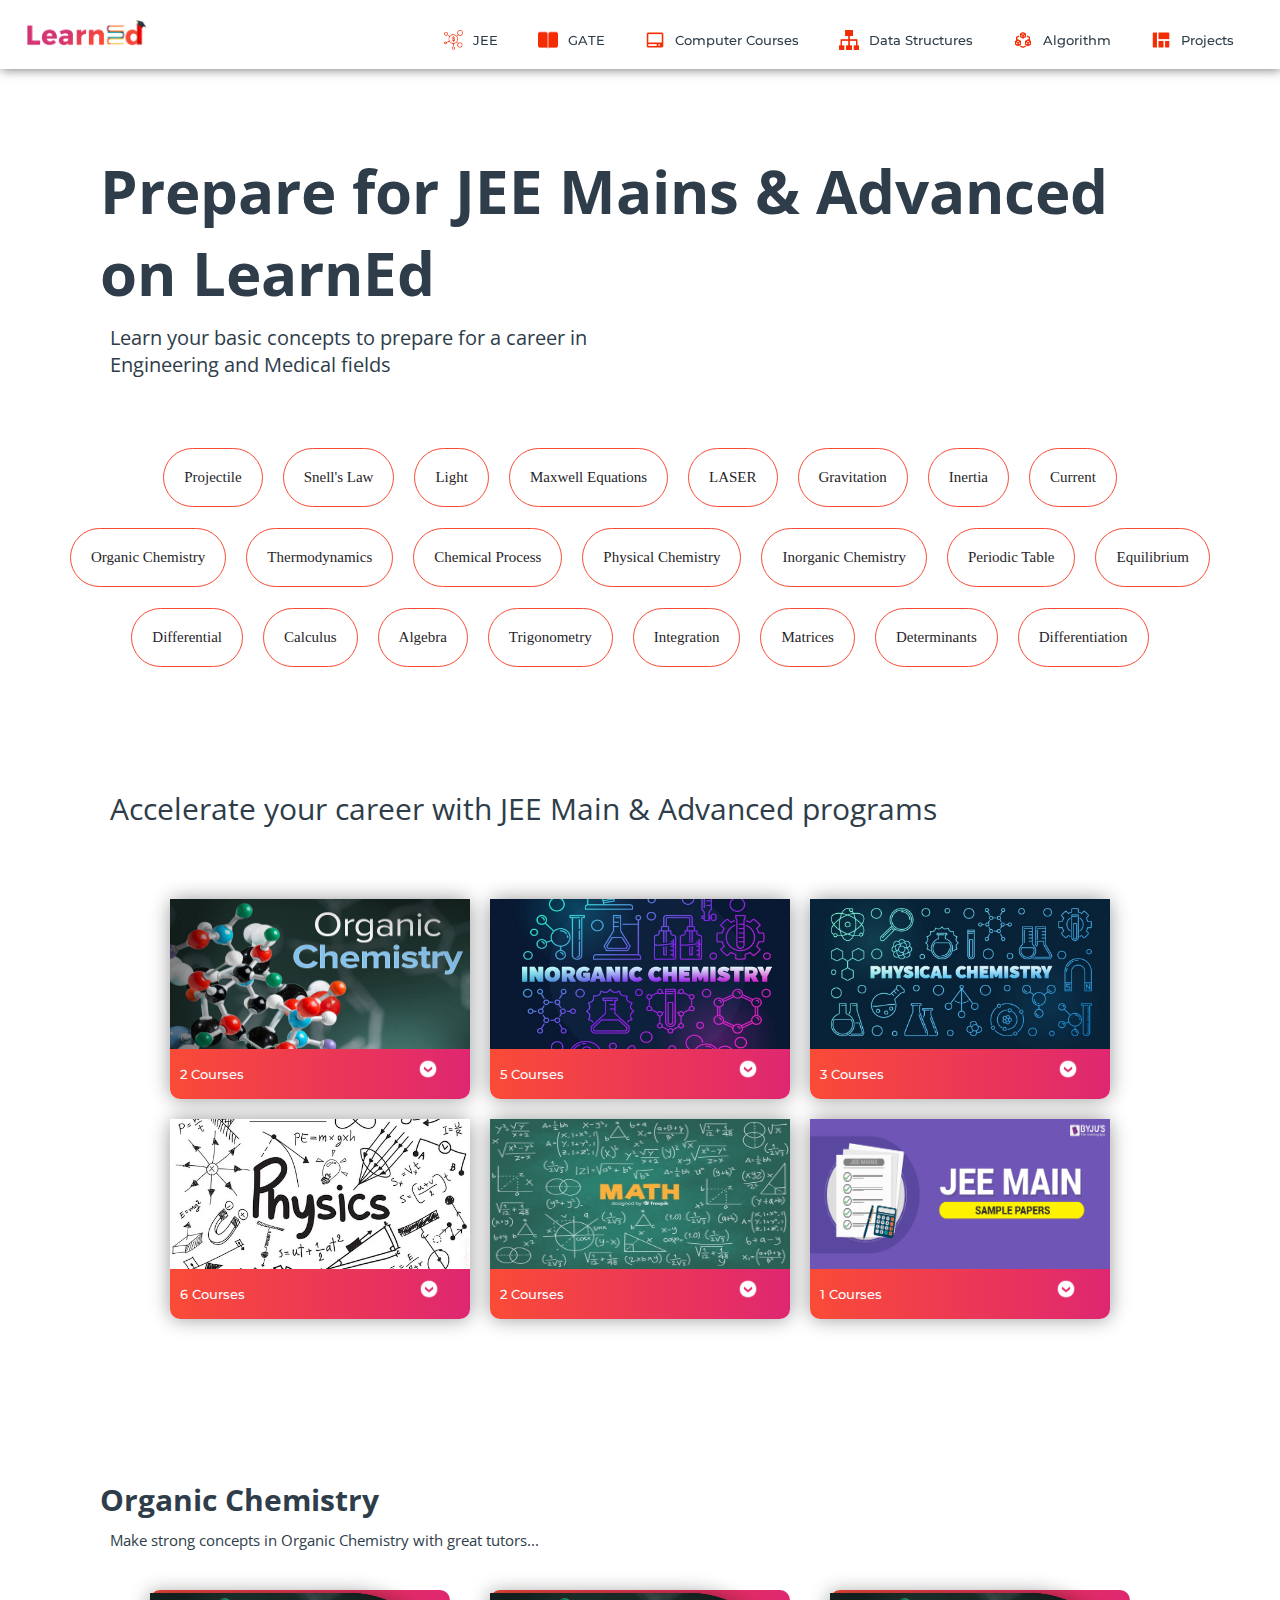
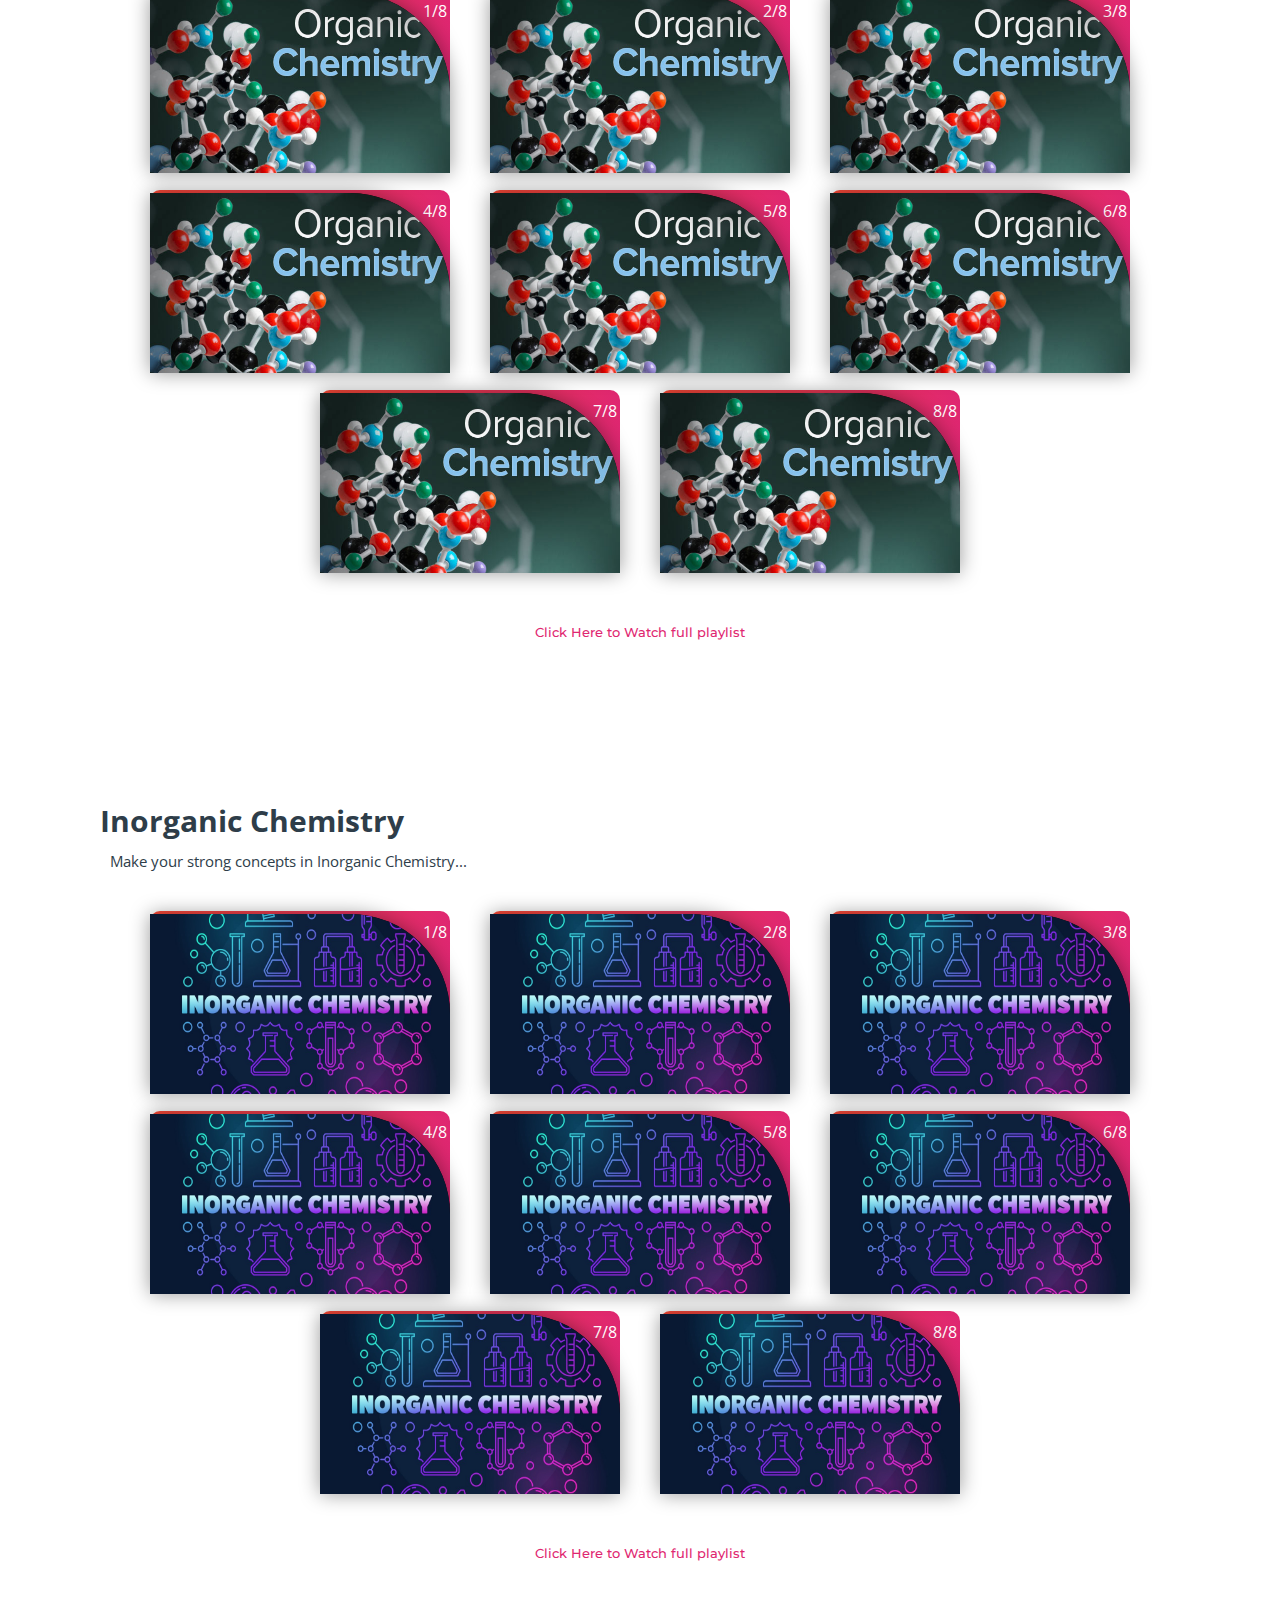
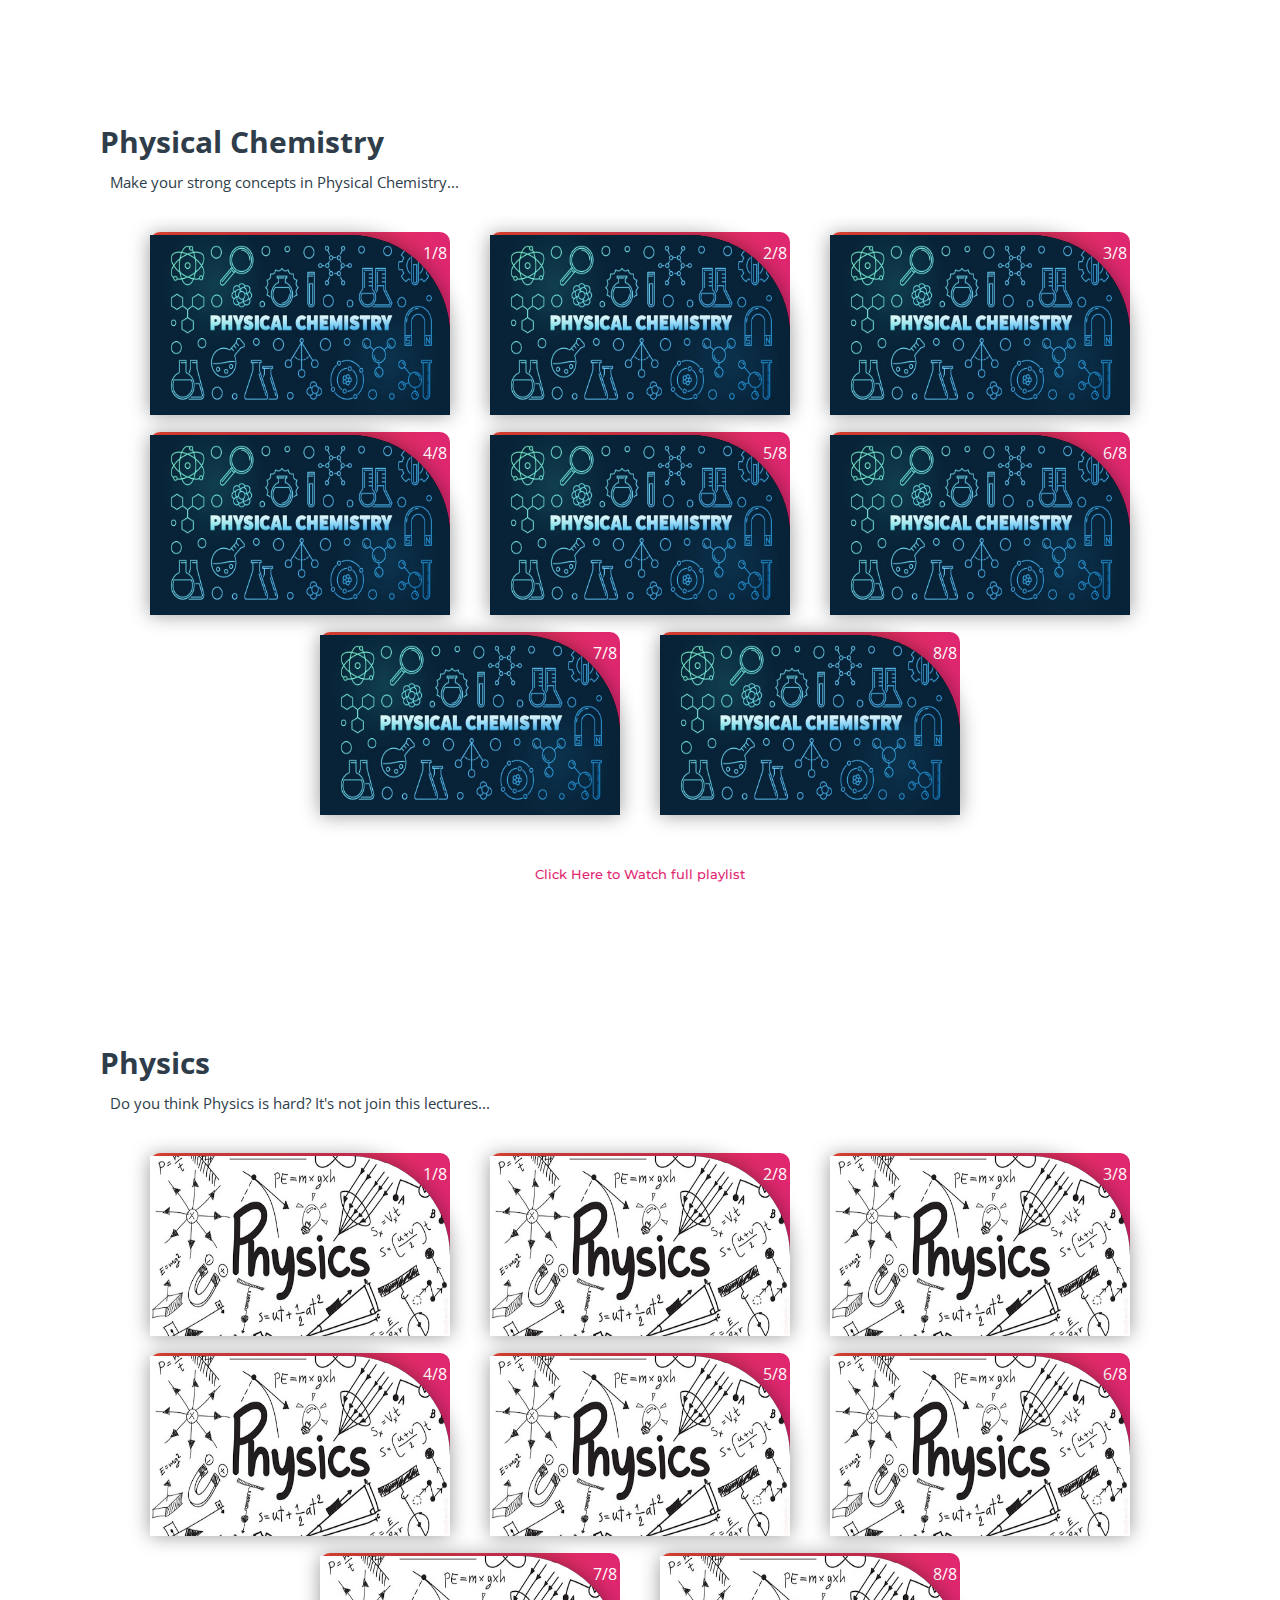
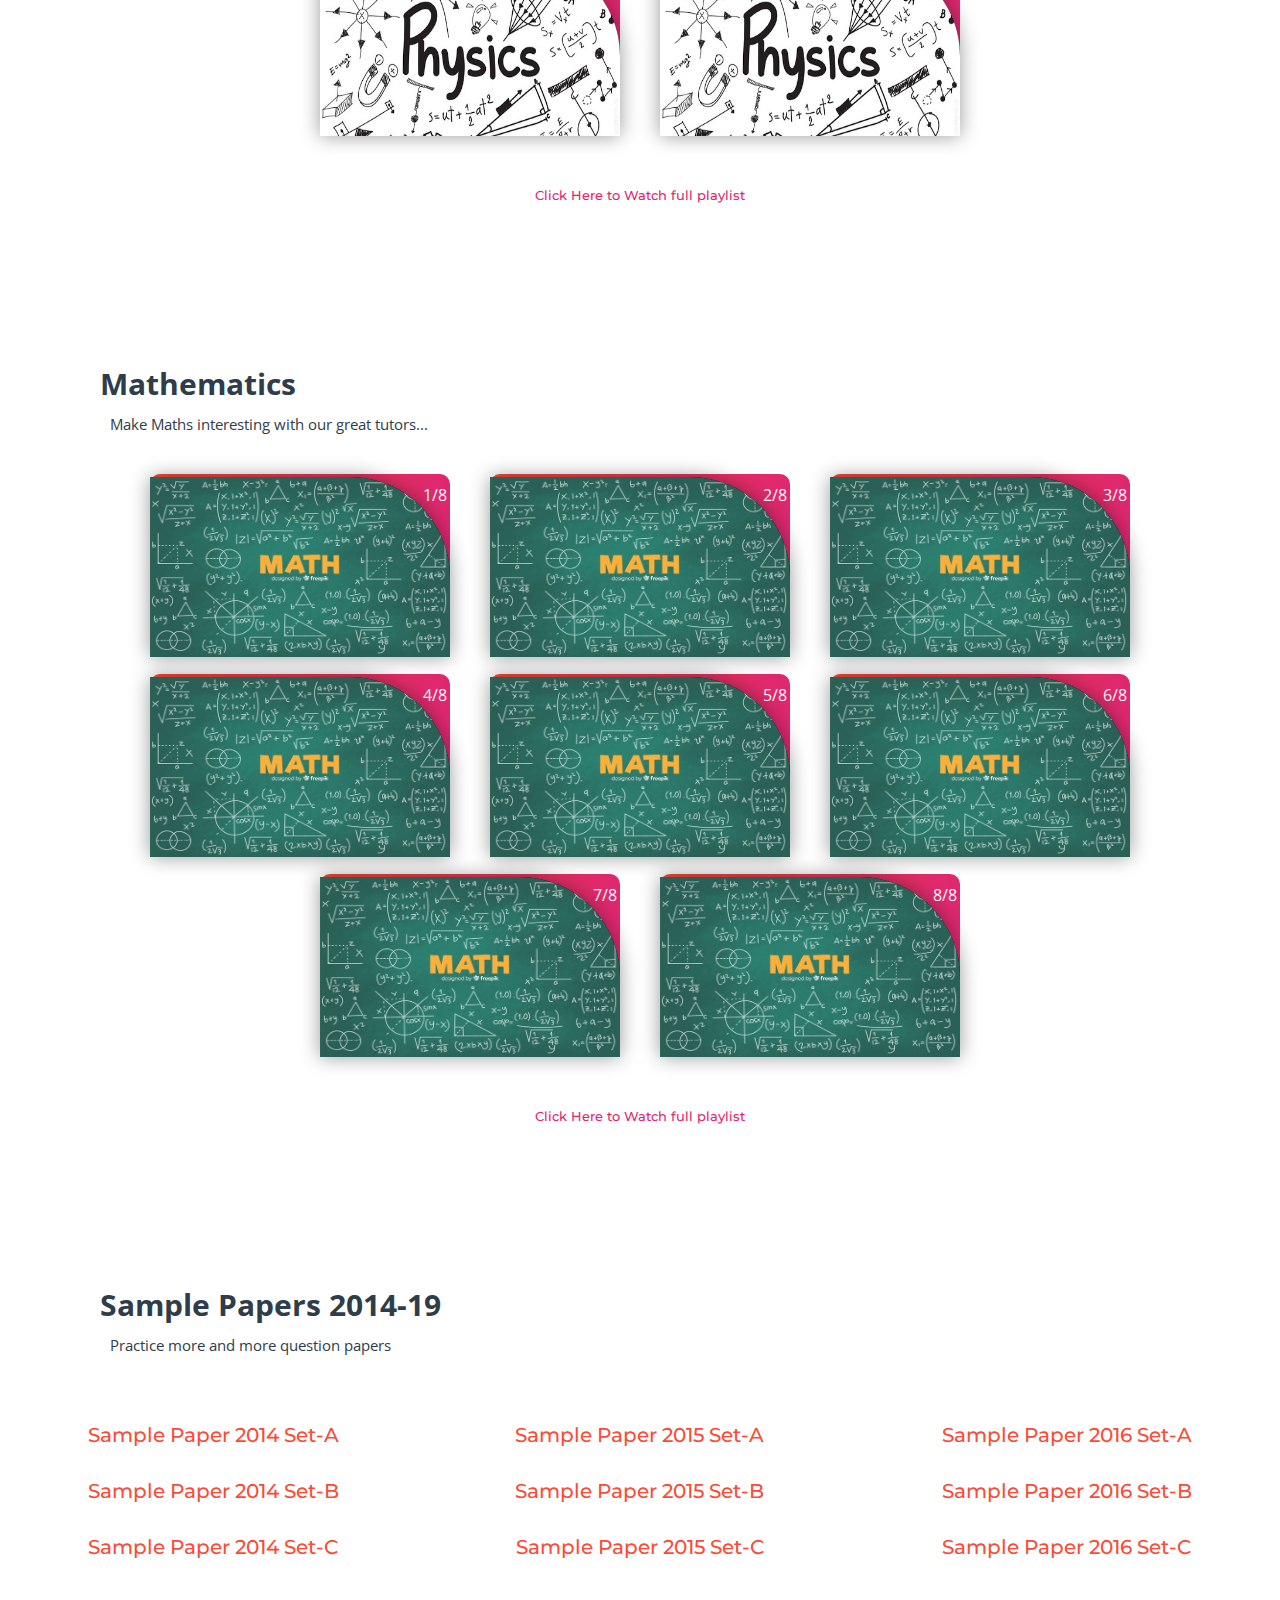
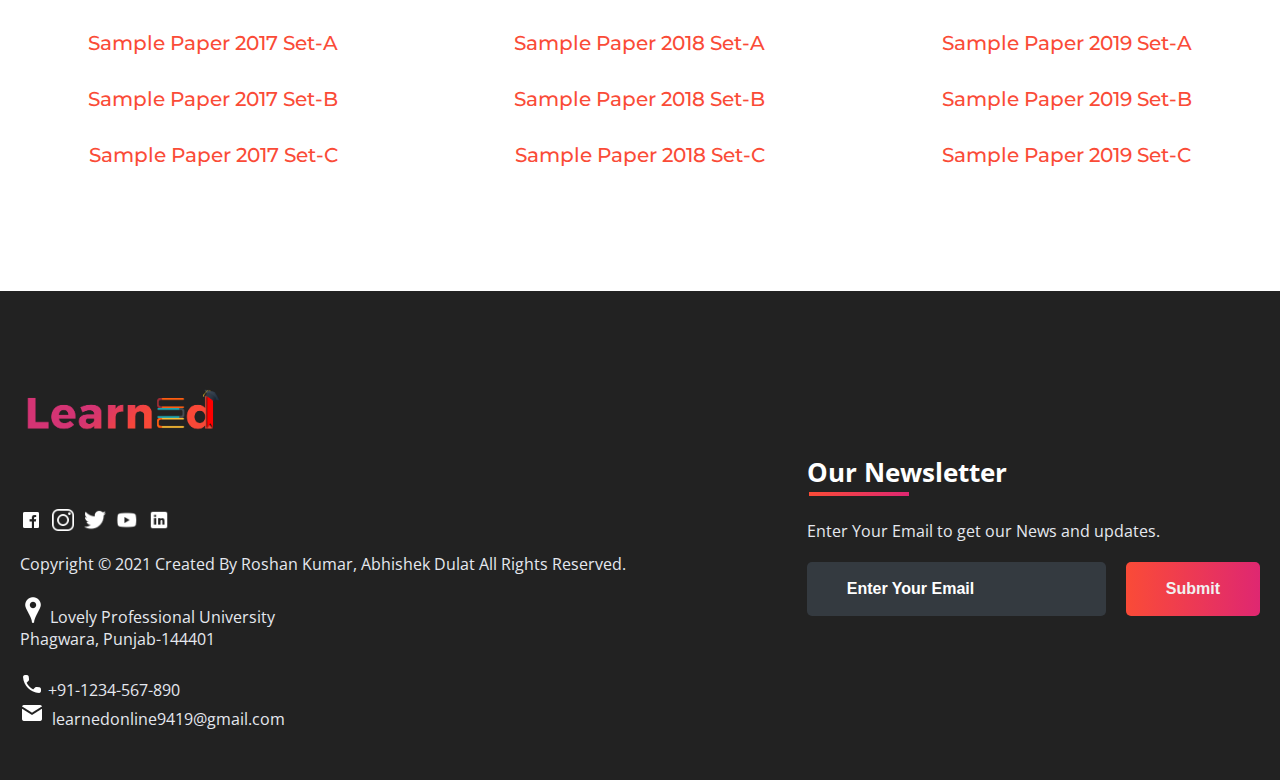
<file: subjects/jee.html>
<!DOCTYPE html>
<html>
<head>
	<link rel="shortcut icon" type="png" href="../images/icon/favicon.png">
	<title>Prepare for JEE Mains & Advanced</title>
	<link rel="stylesheet" type="text/css" href="subjects.css">
	<script type="text/javascript" src="../script.js"></script>
</head>
<body>

	<!-- NAVIGATION -->
	<header>
		<div class="nav" id="nav">
			<div id="learned-logo">
			<a href="../index.html"><img src="../images/icon/logo.png" style="width: 120px;"></a></div>
			<div class="switch-tab" id="switch-tab" onclick="switchTAB()"><img src="../images/icon/menu.png"></div>
			<ul id="list-switch">
				<li><a href="#"><img src="../images/courses/d1.png" class="icon">JEE</a></li>
				<li><a href="gate.html"><img src="../images/courses/paper.png" class="icon">GATE</a></li>
				<li><a href="computer_courses.html"><img src="../images/courses/computer.png" class="icon">Computer Courses</a></li>
				<li><a href="computer_courses.html#data"><img src="../images/courses/data.png" class="icon">Data Structures</a></li>
				<li><a href="computer_courses.html#algo"><img src="../images/courses/algo.png" class="icon">Algorithm</a></li>
				<li><a href="computer_courses.html#projects"><img src="../images/courses/projects.png" class="icon">Projects</a></li>
			</ul>
			<div class="search" id="search-switch">
				<input type="text" placeholder="Search" class="srch"><button id="srchbtn"><img src="../images/icon/search.png"></button>
			</div>
		</div>
	</header>

	<div class="title">
		<span>Prepare for JEE Mains & Advanced<br>on LearnEd</span>
		<div class="shortdesc">
			<p>Learn your basic concepts to prepare for a career in<br>Engineering and Medical fields</p>
		</div>
	</div>

<!-- Quick Links -->
	<div class="course">
		<div class="cbox">
		<div class="det"><a href="https://en.wikipedia.org/wiki/Projectile" target="_blank">Projectile</a></div>
		<div class="det"><a href="https://en.wikipedia.org/wiki/Snell%27s_law" target="_blank">Snell's Law</a></div>
		<div class="det"><a href="https://en.wikipedia.org/wiki/Light" target="_blank">Light</a></div>
		<div class="det"><a href="https://en.wikipedia.org/wiki/Maxwell%27s_equations" target="_blank">Maxwell Equations</a></div>
		<div class="det"><a href="https://en.wikipedia.org/wiki/Laser" target="_blank">LASER</a></div>
		<div class="det"><a href="https://en.wikipedia.org/wiki/Gravity" target="_blank">Gravitation</a></div>
		<div class="det"><a href="https://en.wikipedia.org/wiki/Inertia" target="_blank">Inertia</a></div>
		<div class="det"><a href="https://en.wikipedia.org/wiki/Current" target="_blank">Current</a></div>
		</div>
		<div class="cbox">
		<div class="det"><a href="#organic">Organic Chemistry</a></div>
		<div class="det"><a href="https://en.wikipedia.org/wiki/Thermodynamics" target="_blank">Thermodynamics</a></div>
		<div class="det"><a href="https://en.wikipedia.org/wiki/Chemical_process" target="_blank">Chemical Process</a></div>
		<div class="det"><a href="#physical">Physical Chemistry</a></div>
		<div class="det"><a href="#inorganic">Inorganic Chemistry</a></div>
		<div class="det"><a href="https://en.wikipedia.org/wiki/Periodic_table" target="_blank">Periodic Table</a></div>
		<div class="det"><a href="https://en.wikipedia.org/wiki/Equilibrium" target="_blank">Equilibrium</a></div>
		</div>
		<div class="cbox">
		<div class="det"><a href="#math">Differential</a></div>
		<div class="det"><a href="#math">Calculus</a></div>
		<div class="det"><a href="#math">Algebra</a></div>
		<div class="det"><a href="#math">Trigonometry</a></div>
		<div class="det"><a href="#math">Integration</a></div>
		<div class="det"><a href="#math">Matrices</a></div>
		<div class="det"><a href="#math">Determinants</a></div>
		<div class="det"><a href="#math">Differentiation</a></div>
		</div>
	</div>

	<div class="inbt">
		Accelerate your career with JEE Main & Advanced programs
	</div>

<!-- COURSES AVAILABLE -->
	<div class="ccard">
	<center>
		<div class="ccardbox">
			<div class="dcard">
				<div class="fpart"><img src="../images/courses/organic.jpg"></div>
				<a href="#organic"><div class="spart">2 Courses <img src="../images/icon/dropdown.png"></div></a>
			</div>
			<div class="dcard">
				<div class="fpart"><img src="../images/courses/inorganic.jpg"></div>
				<a href="#inorganic"><div class="spart">5 Courses <img src="../images/icon/dropdown.png"></div></a>
			</div>
			<div class="dcard">
				<div class="fpart"><img src="../images/courses/physical.jpg"></div>
				<a href="#physical"><div class="spart">3 Courses <img src="../images/icon/dropdown.png"></div></a>
			</div>
		</div>
		<div class="ccardbox">
			<div class="dcard">
				<div class="fpart"><img src="../images/courses/physics.jpg"></div>
				<a href="#physics"><div class="spart">6 Courses <img src="../images/icon/dropdown.png"></div></a>
			</div>
			<div class="dcard">
				<div class="fpart"><img src="../images/courses/math.jpg"></div>
				<a href="#math"><div class="spart">2 Courses <img src="../images/icon/dropdown.png"></div></a>
			</div>
			<div class="dcard">
				<div class="fpart"><img src="../images/courses/paper-download.png"></div>
				<a href="#sample_papers"><div class="spart">1 Courses <img src="../images/icon/dropdown.png"></div></a>
			</div>
		</div>
	</center>
	</div>

<!-- VIDEOS SECTION -->
	<div class="title2" id="organic">
		<span>Organic Chemistry</span>
		<div class="shortdesc2">
			<p>Make strong concepts in Organic Chemistry with great tutors...</p>
		</div>
	</div>
	
	<center>
		<div class="ccardbox2">
			<div class="dcard2"><span class="tag" >1/8</span>
				<div class="fpart2"><img src="../images/courses/organic.jpg">
					<iframe src="https://www.youtube.com/embed/bSMx0NS0XfY" frameborder="0" allow="accelerometer; autoplay; encrypted-media; gyroscope; picture-in-picture" allowfullscreen></iframe>
				</div>
			</div>
			<div class="dcard2"><span class="tag" >2/8</span>
				<div class="fpart2"><img src="../images/courses/organic.jpg">
					<iframe src="https://www.youtube.com/embed/bSMx0NS0XfY" frameborder="0" allow="accelerometer; autoplay; encrypted-media; gyroscope; picture-in-picture" allowfullscreen></iframe>
				</div>
			</div>
			<div class="dcard2"><span class="tag" >3/8</span>
				<div class="fpart2"><img src="../images/courses/organic.jpg">
					<iframe src="https://www.youtube.com/embed/bSMx0NS0XfY" frameborder="0" allow="accelerometer; autoplay; encrypted-media; gyroscope; picture-in-picture" allowfullscreen></iframe>
				</div>
			</div>
			<div class="dcard2"><span class="tag" >4/8</span>
				<div class="fpart2"><img src="../images/courses/organic.jpg">
					<iframe src="https://www.youtube.com/embed/bSMx0NS0XfY" frameborder="0" allow="accelerometer; autoplay; encrypted-media; gyroscope; picture-in-picture" allowfullscreen></iframe>
				</div>
			</div>
		
			<div class="dcard2"><span class="tag" >5/8</span>
				<div class="fpart2"><img src="../images/courses/organic.jpg">
					<iframe src="https://www.youtube.com/embed/bSMx0NS0XfY" frameborder="0" allow="accelerometer; autoplay; encrypted-media; gyroscope; picture-in-picture" allowfullscreen></iframe>
				</div>
			</div>
			<div class="dcard2"><span class="tag" >6/8</span>
				<div class="fpart2"><img src="../images/courses/organic.jpg">
					<iframe src="https://www.youtube.com/embed/bSMx0NS0XfY" frameborder="0" allow="accelerometer; autoplay; encrypted-media; gyroscope; picture-in-picture" allowfullscreen></iframe>
				</div>
			</div>
			<div class="dcard2"><span class="tag" >7/8</span>
				<div class="fpart2"><img src="../images/courses/organic.jpg">
					<iframe src="https://www.youtube.com/embed/bSMx0NS0XfY" frameborder="0" allow="accelerometer; autoplay; encrypted-media; gyroscope; picture-in-picture" allowfullscreen></iframe>
				</div>
			</div>
			<div class="dcard2"><span class="tag" >8/8</span>
				<div class="fpart2"><img src="../images/courses/organic.jpg">
					<iframe src="https://www.youtube.com/embed/bSMx0NS0XfY" frameborder="0" allow="accelerometer; autoplay; encrypted-media; gyroscope; picture-in-picture" allowfullscreen></iframe>
				</div>
			</div>
		</div>
	</center>

<br><br>
	<div class="click-me">
		<a href="https://www.youtube.com/watch?v=bSMx0NS0XfY&list=PL8dPuuaLjXtONguuhLdVmq0HTKS0jksS4" target="_blank">Click Here to Watch full playlist</a>
	</div>

<!-- VIDEOS SECTION -->

	<div class="title2" id="inorganic">
		<span>Inorganic Chemistry</span>
		<div class="shortdesc2">
			<p>Make your strong concepts in Inorganic Chemistry...</p>
		</div>
	</div>
	<center>
		<div class="ccardbox2">
			<div class="dcard2"><span class="tag" >1/8</span>
				<div class="fpart2"><img src="../images/courses/inorganic.jpg">
					<iframe src="https://www.youtube.com/embed/2B8CRyfGLo4" frameborder="0" allow="accelerometer; autoplay; encrypted-media; gyroscope; picture-in-picture" allowfullscreen></iframe>
				</div>
			</div>
			<div class="dcard2"><span class="tag" >2/8</span>
				<div class="fpart2"><img src="../images/courses/inorganic.jpg">
					<iframe src="https://www.youtube.com/embed/2B8CRyfGLo4" frameborder="0" allow="accelerometer; autoplay; encrypted-media; gyroscope; picture-in-picture" allowfullscreen></iframe>
				</div>
			</div>
			<div class="dcard2"><span class="tag" >3/8</span>
				<div class="fpart2"><img src="../images/courses/inorganic.jpg">
					<iframe src="https://www.youtube.com/embed/2B8CRyfGLo4" frameborder="0" allow="accelerometer; autoplay; encrypted-media; gyroscope; picture-in-picture" allowfullscreen></iframe>
				</div>
			</div>
			<div class="dcard2"><span class="tag" >4/8</span>
				<div class="fpart2"><img src="../images/courses/inorganic.jpg">
					<iframe src="https://www.youtube.com/embed/2B8CRyfGLo4" frameborder="0" allow="accelerometer; autoplay; encrypted-media; gyroscope; picture-in-picture" allowfullscreen></iframe>
				</div>
			</div>
		
			<div class="dcard2"><span class="tag" >5/8</span>
				<div class="fpart2"><img src="../images/courses/inorganic.jpg">
					<iframe src="https://www.youtube.com/embed/2B8CRyfGLo4" frameborder="0" allow="accelerometer; autoplay; encrypted-media; gyroscope; picture-in-picture" allowfullscreen></iframe>
				</div>
			</div>
			<div class="dcard2"><span class="tag" >6/8</span>
				<div class="fpart2"><img src="../images/courses/inorganic.jpg">
					<iframe src="https://www.youtube.com/embed/2B8CRyfGLo4" frameborder="0" allow="accelerometer; autoplay; encrypted-media; gyroscope; picture-in-picture" allowfullscreen></iframe>
				</div>
			</div>
			<div class="dcard2"><span class="tag" >7/8</span>
				<div class="fpart2"><img src="../images/courses/inorganic.jpg">
					<iframe src="https://www.youtube.com/embed/2B8CRyfGLo4" frameborder="0" allow="accelerometer; autoplay; encrypted-media; gyroscope; picture-in-picture" allowfullscreen></iframe>
				</div>
			</div>
			<div class="dcard2"><span class="tag" >8/8</span>
				<div class="fpart2"><img src="../images/courses/inorganic.jpg">
					<iframe src="https://www.youtube.com/embed/Iuo9PpGE04Y" frameborder="0" allow="accelerometer; autoplay; encrypted-media; gyroscope; picture-in-picture" allowfullscreen></iframe>
				</div>
			</div>
		</div>
	</center>
<br><br>
	<div class="click-me">
		<a href="https://www.youtube.com/watch?v=2B8CRyfGLo4" target="_blank">Click Here to Watch full playlist</a>
	</div>

<!-- VIDEOS SECTION -->

	<div class="title2" id="physical">
		<span>Physical Chemistry</span>
		<div class="shortdesc2">
			<p>Make your strong concepts in Physical Chemistry...</p>
		</div>
	</div>
	<center>
		<div class="ccardbox2">
			<div class="dcard2"><span class="tag" >1/8</span>
				<div class="fpart2"><img src="../images/courses/physical.jpg">
					<iframe src="https://www.youtube.com/embed/2y4cf47I21A" frameborder="0" allow="accelerometer; autoplay; encrypted-media; gyroscope; picture-in-picture" allowfullscreen></iframe>
				</div>
			</div>
			<div class="dcard2"><span class="tag" >2/8</span>
				<div class="fpart2"><img src="../images/courses/physical.jpg">
					<iframe src="https://www.youtube.com/embed/2y4cf47I21A" frameborder="0" allow="accelerometer; autoplay; encrypted-media; gyroscope; picture-in-picture" allowfullscreen></iframe>
				</div>
			</div>
			<div class="dcard2"><span class="tag" >3/8</span>
				<div class="fpart2"><img src="../images/courses/physical.jpg">
					<iframe src="https://www.youtube.com/embed/2y4cf47I21A" frameborder="0" allow="accelerometer; autoplay; encrypted-media; gyroscope; picture-in-picture" allowfullscreen></iframe>
				</div>
			</div>
			<div class="dcard2"><span class="tag" >4/8</span>
				<div class="fpart2"><img src="../images/courses/physical.jpg">
					<iframe src="https://www.youtube.com/embed/2y4cf47I21A" frameborder="0" allow="accelerometer; autoplay; encrypted-media; gyroscope; picture-in-picture" allowfullscreen></iframe>
				</div>
			</div>
		
			<div class="dcard2"><span class="tag" >5/8</span>
				<div class="fpart2"><img src="../images/courses/physical.jpg">
					<iframe src="https://www.youtube.com/embed/2y4cf47I21A" frameborder="0" allow="accelerometer; autoplay; encrypted-media; gyroscope; picture-in-picture" allowfullscreen></iframe>
				</div>
			</div>
			<div class="dcard2"><span class="tag" >6/8</span>
				<div class="fpart2"><img src="../images/courses/physical.jpg">
					<iframe src="https://www.youtube.com/embed/2y4cf47I21A" frameborder="0" allow="accelerometer; autoplay; encrypted-media; gyroscope; picture-in-picture" allowfullscreen></iframe>
				</div>
			</div>
			<div class="dcard2"><span class="tag" >7/8</span>
				<div class="fpart2"><img src="../images/courses/physical.jpg">
					<iframe src="https://www.youtube.com/embed/2y4cf47I21A" frameborder="0" allow="accelerometer; autoplay; encrypted-media; gyroscope; picture-in-picture" allowfullscreen></iframe>
				</div>
			</div>
			<div class="dcard2"><span class="tag" >8/8</span>
				<div class="fpart2"><img src="../images/courses/physical.jpg">
					<iframe src="https://www.youtube.com/embed/2y4cf47I21A" frameborder="0" allow="accelerometer; autoplay; encrypted-media; gyroscope; picture-in-picture" allowfullscreen></iframe>
				</div>
			</div>
		</div>
	</center>
<br><br>
	<div class="click-me">
		<a href="https://youtu.be/2y4cf47I21A" target="_blank">Click Here to Watch full playlist</a>
	</div>


<!-- VIDEOS SECTION -->

	<div class="title2" id="physics">
		<span>Physics</span>
		<div class="shortdesc2">
			<p>Do you think Physics is hard? It's not join this lectures...</p>
		</div>
	</div>
	<center>
		<div class="ccardbox2">
			<div class="dcard2"><span class="tag" >1/8</span>
				<div class="fpart2"><img src="../images/courses/physics.jpg">
					<iframe src="https://www.youtube.com/embed/FYE0YYuAyu0" frameborder="0" allow="accelerometer; autoplay; encrypted-media; gyroscope; picture-in-picture" allowfullscreen></iframe>
				</div>
			</div>
			<div class="dcard2"><span class="tag" >2/8</span>
				<div class="fpart2"><img src="../images/courses/physics.jpg">
					<iframe src="https://www.youtube.com/embed/FYE0YYuAyu0" frameborder="0" allow="accelerometer; autoplay; encrypted-media; gyroscope; picture-in-picture" allowfullscreen></iframe>
				</div>
			</div>
			<div class="dcard2"><span class="tag" >3/8</span>
				<div class="fpart2"><img src="../images/courses/physics.jpg">
					<iframe src="https://www.youtube.com/embed/FYE0YYuAyu0" frameborder="0" allow="accelerometer; autoplay; encrypted-media; gyroscope; picture-in-picture" allowfullscreen></iframe>
				</div>
			</div>
			<div class="dcard2"><span class="tag" >4/8</span>
				<div class="fpart2"><img src="../images/courses/physics.jpg">
					<iframe src="https://www.youtube.com/embed/FYE0YYuAyu0" frameborder="0" allow="accelerometer; autoplay; encrypted-media; gyroscope; picture-in-picture" allowfullscreen></iframe>
				</div>
			</div>
		
			<div class="dcard2"><span class="tag" >5/8</span>
				<div class="fpart2"><img src="../images/courses/physics.jpg">
					<iframe src="https://www.youtube.com/embed/FYE0YYuAyu0" frameborder="0" allow="accelerometer; autoplay; encrypted-media; gyroscope; picture-in-picture" allowfullscreen></iframe>
				</div>
			</div>
			<div class="dcard2"><span class="tag" >6/8</span>
				<div class="fpart2"><img src="../images/courses/physics.jpg">
					<iframe src="https://www.youtube.com/embed/FYE0YYuAyu0" frameborder="0" allow="accelerometer; autoplay; encrypted-media; gyroscope; picture-in-picture" allowfullscreen></iframe>
				</div>
			</div>
			<div class="dcard2"><span class="tag" >7/8</span>
				<div class="fpart2"><img src="../images/courses/physics.jpg">
					<iframe src="https://www.youtube.com/embed/FYE0YYuAyu0" frameborder="0" allow="accelerometer; autoplay; encrypted-media; gyroscope; picture-in-picture" allowfullscreen></iframe>
				</div>
			</div>
			<div class="dcard2"><span class="tag" >8/8</span>
				<div class="fpart2"><img src="../images/courses/physics.jpg">
					<iframe src="https://www.youtube.com/embed/FYE0YYuAyu0" frameborder="0" allow="accelerometer; autoplay; encrypted-media; gyroscope; picture-in-picture" allowfullscreen></iframe>
				</div>
			</div>
		</div>
	</center>
<br><br>
	<div class="click-me">
		<a href="https://youtu.be/FYE0YYuAyu0" target="_blank">Click Here to Watch full playlist</a>
	</div>

<!-- VIDEOS SECTION -->

	<div class="title2" id="math">
		<span>Mathematics</span>
		<div class="shortdesc2">
			<p>Make Maths interesting with our great tutors...</p>
		</div>
	</div>
	<center>
		<div class="ccardbox2">
			<div class="dcard2"><span class="tag" >1/8</span>
				<div class="fpart2"><img src="../images/courses/math.jpg">
					<iframe src="https://www.youtube.com/embed/xxGyTHWrHZg" frameborder="0" allow="accelerometer; autoplay; encrypted-media; gyroscope; picture-in-picture" allowfullscreen></iframe>
				</div>
			</div>
			<div class="dcard2"><span class="tag" >2/8</span>
				<div class="fpart2"><img src="../images/courses/math.jpg">
					<iframe src="https://www.youtube.com/embed/xxGyTHWrHZg" frameborder="0" allow="accelerometer; autoplay; encrypted-media; gyroscope; picture-in-picture" allowfullscreen></iframe>
				</div>
			</div>
			<div class="dcard2"><span class="tag" >3/8</span>
				<div class="fpart2"><img src="../images/courses/math.jpg">
					<iframe src="https://www.youtube.com/embed/xxGyTHWrHZg" frameborder="0" allow="accelerometer; autoplay; encrypted-media; gyroscope; picture-in-picture" allowfullscreen></iframe>
				</div>
			</div>
			<div class="dcard2"><span class="tag" >4/8</span>
				<div class="fpart2"><img src="../images/courses/math.jpg">
					<iframe src="https://www.youtube.com/embed/xxGyTHWrHZg" frameborder="0" allow="accelerometer; autoplay; encrypted-media; gyroscope; picture-in-picture" allowfullscreen></iframe>
				</div>
			</div>
		
			<div class="dcard2"><span class="tag" >5/8</span>
				<div class="fpart2"><img src="../images/courses/math.jpg">
					<iframe src="https://www.youtube.com/embed/xxGyTHWrHZg" frameborder="0" allow="accelerometer; autoplay; encrypted-media; gyroscope; picture-in-picture" allowfullscreen></iframe>
				</div>
			</div>
			<div class="dcard2"><span class="tag" >6/8</span>
				<div class="fpart2"><img src="../images/courses/math.jpg">
					<iframe src="https://www.youtube.com/embed/xxGyTHWrHZg" frameborder="0" allow="accelerometer; autoplay; encrypted-media; gyroscope; picture-in-picture" allowfullscreen></iframe>
				</div>
			</div>
			<div class="dcard2"><span class="tag" >7/8</span>
				<div class="fpart2"><img src="../images/courses/math.jpg">
					<iframe src="https://www.youtube.com/embed/xxGyTHWrHZg" frameborder="0" allow="accelerometer; autoplay; encrypted-media; gyroscope; picture-in-picture" allowfullscreen></iframe>
				</div>
			</div>
			<div class="dcard2"><span class="tag" >8/8</span>
				<div class="fpart2"><img src="../images/courses/math.jpg">
					<iframe src="https://www.youtube.com/embed/xxGyTHWrHZg" frameborder="0" allow="accelerometer; autoplay; encrypted-media; gyroscope; picture-in-picture" allowfullscreen></iframe>
				</div>
			</div>
		</div>
	</center>

<br><br>
	<div class="click-me">
		<a href="https://youtu.be/xxGyTHWrHZg" target="_blank">Click Here to Watch full playlist</a>
	</div>


<!-- SAMPLE PAPERS -->
	<div class="title2" id="sample_papers">
		<span>Sample Papers 2014-19</span>
		<div class="shortdesc2">
			<p>Practice more and more question papers</p>
		</div>
	</div>

	<div class="sample">
		<ul>
			<li><a href="../samplePapers/p1.pdf" target="_blank">Sample Paper 2014 Set-A</a></li>
			<li><a href="../samplePapers/p1.pdf" target="_blank">Sample Paper 2014 Set-B</a></li>
			<li><a href="../samplePapers/p1.pdf" target="_blank">Sample Paper 2014 Set-C</a></li>
		</ul>
		<ul>
			<li><a href="../samplePapers/p1.pdf" target="_blank">Sample Paper 2015 Set-A</a></li>
			<li><a href="../samplePapers/p1.pdf" target="_blank">Sample Paper 2015 Set-B</a></li>
			<li><a href="../samplePapers/p1.pdf" target="_blank">Sample Paper 2015 Set-C</a></li>
		</ul>
		<ul>
			<li><a href="../samplePapers/p1.pdf" target="_blank">Sample Paper 2016 Set-A</a></li>
			<li><a href="../samplePapers/p1.pdf" target="_blank">Sample Paper 2016 Set-B</a></li>
			<li><a href="../samplePapers/p1.pdf" target="_blank">Sample Paper 2016 Set-C</a></li>
		</ul>
	</div>
	<div class="sample lastSample">
		<ul>
			<li><a href="../samplePapers/p1.pdf" target="_blank">Sample Paper 2017 Set-A</a></li>
			<li><a href="../samplePapers/p1.pdf" target="_blank">Sample Paper 2017 Set-B</a></li>
			<li><a href="../samplePapers/p1.pdf" target="_blank">Sample Paper 2017 Set-C</a></li>
		</ul>
		<ul>
			<li><a href="../samplePapers/p1.pdf" target="_blank">Sample Paper 2018 Set-A</a></li>
			<li><a href="../samplePapers/p1.pdf" target="_blank">Sample Paper 2018 Set-B</a></li>
			<li><a href="../samplePapers/p1.pdf" target="_blank">Sample Paper 2018 Set-C</a></li>
		</ul>
		<ul>
			<li><a href="../samplePapers/p1.pdf" target="_blank">Sample Paper 2019 Set-A</a></li>
			<li><a href="../samplePapers/p1.pdf" target="_blank">Sample Paper 2019 Set-B</a></li>
			<li><a href="../samplePapers/p1.pdf" target="_blank">Sample Paper 2019 Set-C</a></li>
		</ul>
	</div>

<!-- FOOTER -->
<footer>
	<div class="footer-container">
		<div class="left-col">
			<img src="../images/icon/logo - Copy.png" style="width: 200px;">
			<div class="logo"></div>
			<div class="social-media">
				<a href="#"><img src="../images/icon\fb.png"></a>
				<a href="#"><img src="../images/icon\insta.png"></a>
				<a href="#"><img src="../images/icon\tt.png"></a>
				<a href="#"><img src="../images/icon\ytube.png"></a>
				<a href="#"><img src="../images/icon\linkedin.png"></a>
			</div><br><br>
			<p class="rights-text">Copyright © 2021 Created By Roshan Kumar, Abhishek Dulat All Rights Reserved.</p>
			<br><p><img src="../images/icon/location.png"> Lovely Professional University<br>Phagwara, Punjab-144401</p><br>
			<p><img src="../images/icon/phone.png"> +91-1234-567-890<br><img src="../images/icon/mail.png">&nbsp; learnedonline9419@gmail.com</p>
		</div>
		<div class="right-col">
			<h1 style="color: #fff">Our Newsletter</h1>
			<div class="border"></div><br>
			<p>Enter Your Email to get our News and updates.</p>
			<form class="newsletter-form">
				<input class="txtb" type="email" placeholder="Enter Your Email">
				<input class="btn" type="submit" value="Submit">
			</form>
		</div>
	</div>
</footer>

</body>
</html>
</file>
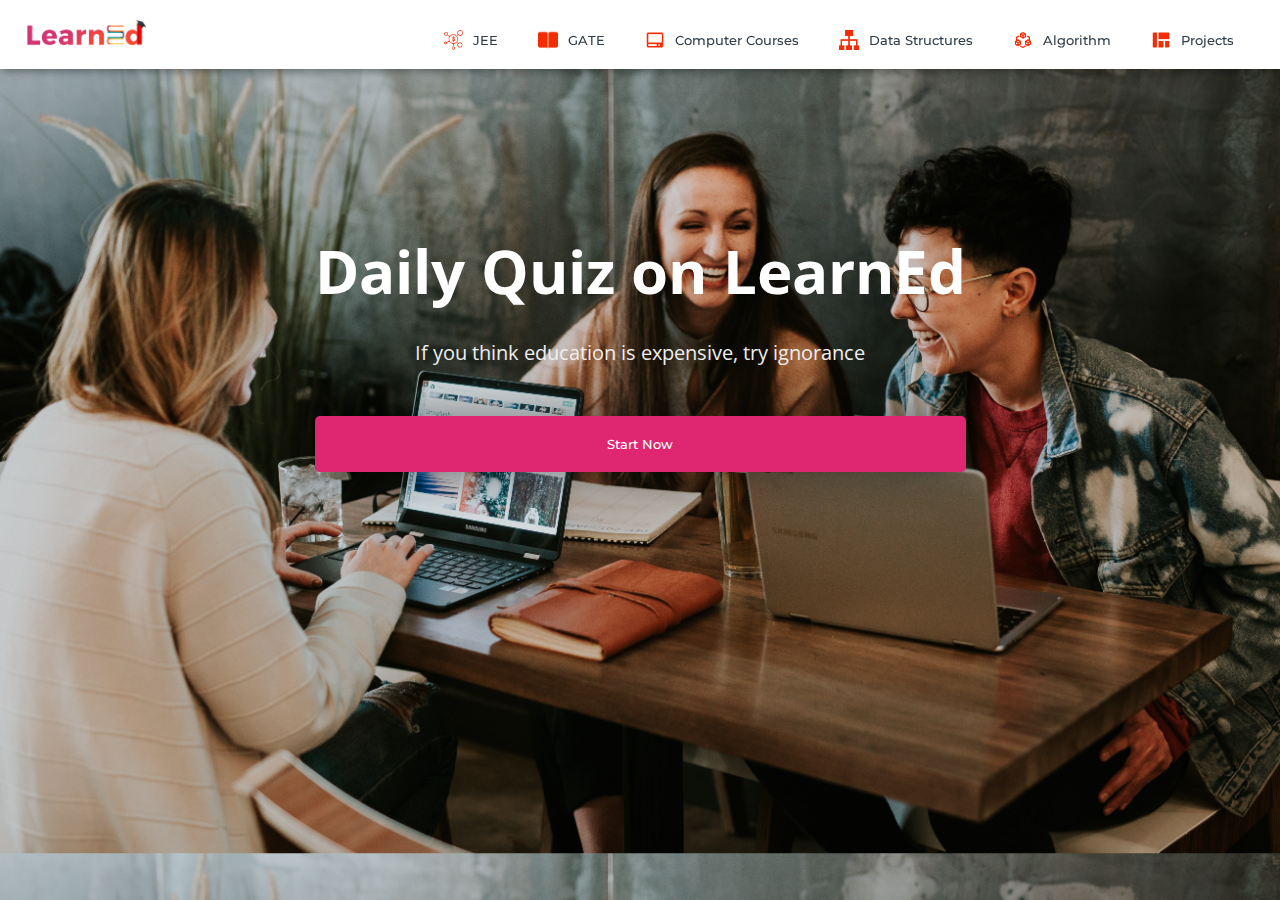
<file: subjects/quiz.html>
<!DOCTYPE html>
<html>
<head>
	<link rel="shortcut icon" type="png" href="../images/icon/favicon.png">
	<title>Quiz on LearnEd</title>
	<link rel="stylesheet" type="text/css" href="quizStyle.css">
	<script type="text/javascript" src="../script.js"></script>
</head>
<body>
	
<!-- NAVIGATION -->
	<header>
		<div class="nav" id="nav">
			<div id="learned-logo">
			<a href="../index.html"><img src="../images/icon/logo.png" style="width: 120px;"></a></div>
			<div class="switch-tab" id="switch-tab" onclick="switchTAB()"><img src="../images/icon/menu.png"></div>
			<ul id="list-switch">
				<li><a href="jee.html"><img src="../images/courses/d1.png" class="icon">JEE</a></li>
				<li><a href="gate.html"><img src="../images/courses/paper.png" class="icon">GATE</a></li>
				<li><a href="computer_courses.html"><img src="../images/courses/computer.png" class="icon">Computer Courses</a></li>
				<li><a href="computer_courses.html#data"><img src="../images/courses/data.png" class="icon">Data Structures</a></li>
				<li><a href="computer_courses.html#algo"><img src="../images/courses/algo.png" class="icon">Algorithm</a></li>
				<li><a href="computer_courses.html#projects"><img src="../images/courses/projects.png" class="icon">Projects</a></li>
			</ul>
			<div class="search" id="search-switch">
				<input type="search" placeholder="Search" class="srch"><button id="srchbtn"><img src="../images/icon/search.png"></button>
			</div>
		</div>
	</header>
	

<!-- MAIN Heading of Page -->
	<div class="title" id="title">
		<span>Daily Quiz on LearnEd</span>
		<div class="shortdesc"><br>
			<p>If you think education is expensive, try ignorance</p>
		</div>
		<button onclick="startquiz()">Start Now</button>
	</div>


<div class="panel" id="panel">
	
	<div class="left-side" id="left">
		<ul>
			<li onclick="quizt(1)">HOME</li>
			<li onclick="quizt(2)">JEE Mains</li>
			<li onclick="quizt(3)">JEE Advanced</li>
			<li onclick="quizt(4)">GATE</li>
			<li onclick="quizt(5)">C/C++</li>
			<li onclick="quizt(6)">Java</li>
			<li onclick="quizt(7)">Python</li>
			<li onclick="quizt(8)">JavaScript</li>
			<li onclick="quizt(9)">Data Structures</li>
			<li onclick="quizt(10)">Algorithm</li>
			<li onclick="quizt(11)">Interview Questions</li>
		</ul>
	</div>

	<div class="right-side" id="right">
		<div id="quiz-container">
			
			<div id="f1"><div class="quiz-frame main-frame"></div></div>

			<div id="f2"><iframe class="quiz-frame" src="https://docs.google.com/forms/d/e/1FAIpQLSe3hXLPuiQGqj1n3IeeAzM8YLNpgJIIk_zfteoEdWka4X3wxQ/viewform?embedded=true" frameborder="0" marginheight="0" marginwidth="0">Loading…</iframe></div>
			
			<div id="f3"><iframe class="quiz-frame" src="https://docs.google.com/forms/d/e/1FAIpQLSeVTLsd_AqZGpbIMnZRm20OKrjjiYSirWBjfCHpWtAsMQU--g/viewform?embedded=true" frameborder="0" marginheight="0" marginwidth="0">Loading…</iframe></div>
			
			<div id="f4"><iframe class="quiz-frame" src="https://docs.google.com/forms/d/e/1FAIpQLSdjSKZhQp5jqqR34zD_uWMtgXr18F9pdK6YqcafLSP6J7VZjw/viewform?embedded=true" frameborder="0" marginheight="0" marginwidth="0">Loading…</iframe></div>

			<div id="f5"><iframe class="quiz-frame" src="https://docs.google.com/forms/d/e/1FAIpQLSe1xs1-41MAbLN7KkXrJwtGdbl5ydxe_vX_nmFRjf6c0wtYkA/viewform?embedded=true"  frameborder="0" marginheight="0" marginwidth="0">Loading…</iframe></iframe></div>
			
			<div id="f6"><iframe class="quiz-frame" src="https://docs.google.com/forms/d/e/1FAIpQLSdHFDm_BakVxro_zJI78OF2OLJpXgDzzaAVMHD9hptWlXBSpA/viewform?embedded=true" frameborder="0" marginheight="0" marginwidth="0">Loading…</iframe></div>
			
			<div id="f7"><iframe class="quiz-frame" src="https://docs.google.com/forms/d/e/1FAIpQLSdgD7yFEJtqpkImDiLAaQ7w9VcsO688gr1V3Gl7FqwM5yXtWQ/viewform?embedded=true" frameborder="0" marginheight="0" marginwidth="0">Loading…</iframe></div>

			<div id="f8"><iframe class="quiz-frame" src="https://docs.google.com/forms/d/e/1FAIpQLSchDBnai_Aup7YFJQegg4z-qoB338p010VgZRxBYDT17xoRew/viewform?embedded=true" frameborder="0" marginheight="0" marginwidth="0">Loading…</iframe></div>

			<div id="f9"><iframe class="quiz-frame" src="https://docs.google.com/forms/d/e/1FAIpQLSfY5oIAz4R9Ty-LBpx7h4th6OJ0-RkrxIlLslRV4NjwwW8_uw/viewform?embedded=true" frameborder="0" marginheight="0" marginwidth="0">Loading…</iframe></div>
			
			<div id="f10"><iframe class="quiz-frame" src="https://docs.google.com/forms/d/e/1FAIpQLSflwS89sG7H98J9vFgFqJgsKaZ5gpq3yUlOiW3up7RQQ-qRnw/viewform?embedded=true" frameborder="0" marginheight="0" marginwidth="0">Loading…</iframe></div>

			<div id="f11"><iframe class="quiz-frame" src="https://docs.google.com/forms/d/e/1FAIpQLSe_aS8-CMNFdUzI1UE73zahC2bmMwJkmB6FJXPIeKbLIBqB4Q/viewform?embedded=true" frameborder="0" marginheiclass="quiz-frame" ght="0" marginwidth="0">Loading…</iframe></div>

		</div>
	</div>

</div>

	<script type="text/javascript" src="../script.js"></script>
</body>
</html>
</file>
<file: loginStyle.css>
* {
	margin: 0;
	padding: 0;
	font-family: sans-serif;
}

body {
	background-image: linear-gradient(rgba(0,0,0,0),rgba(0,0,0,0.5)),url("images/extra/backwallpaper.jpg");
	background-size: cover;
	background-attachment: fixed;
	display: flex;
	justify-content: center;
}
.logo {
	display: flex;
	justify-content: center;
}
.logo img {
	width: 100px;
}
.form-box
{
	width: 380px;
	height: 500px;
	position: relative;
	margin: 6% auto;
	background: #fff8;
	padding: 5px;
	border-radius: 5px;
	overflow: hidden;
	box-shadow: 0px 0px 100px rgba(0,0,0,0.4);
}

.button-box
{
	width: 220px;
	margin: 35px auto;
	position: relative;
	box-shadow: 0 0 20px 9px rgba(0,0,0,.1);
	border-radius: 30px;
}

.toggle-btn
{
	padding: 10px 30px;
	cursor: pointer;
	background: transparent;
	position: relative;
	border: 0;
	outline: none;
}

#btn
{
	top: 0;
	left: 0;
	position: absolute;
	width: 110px;
	height: 100%;
	background: linear-gradient(to right, #FA4B37, #DF2771);
	border-radius: 30px;
	transition: 0.5s;
}
.social-icons
{
	margin: 30px auto;
	text-align: center;
}
.social-icons img
{
	width: 30px;
	margin: 0 7px;
	cursor: pointer;
	opacity: 0.85;
}

.input-group
{
	top: 180px;
	position: absolute;
	width: 280px;
	transition: .5s;
	font-size: 13px;
	color: #010101;
}
.inp {
	border-bottom: 1px solid rgba(0,0,0,0.4);
	justify-content: center;
}
.inp img{
	width: 20px;
	padding-right: 10px;
}
.input-field
{
	width: 100%;
	padding: 10px 0;
	margin: 5px 0;
	border-left: 0;
	border-right: 0;
	border-top: 0;
	border-bottom: 1px solid rgba(0,0,0,0.4);
	outline: none;
	background: transparent;
	color: rgba(0,0,0);
}
::placeholder { /* Chrome, Firefox, Opera, Safari 10.1+ */
	color: rgba(0,0,0,0.7);
	/*opacity: 1;  Firefox */
}
#register .input-field {
	color: rgba(0,0,0,0.8);
}
.submit-btn
{
	width: 85%;
	padding: 10px 30px;
	cursor: pointer;
	display: block;
	margin: auto;
	background: linear-gradient(to right, #FA4B37, #DF2771);
	color: #fff;
	border: 0;
	outline: none;
	border-radius: 30px;
}

.reg-btn {
	background: lightgray;
}
.check-box
{
	cursor: pointer;
	margin: 30px 10px 30px 0;
}

.instead {
	margin-top: 10px;
}
.instead h3 {
    overflow: hidden;
    text-align: center;
    color: rgba(0,0,0,0.6);
}
.instead h3:before,
.instead h3:after {
    background-color: rgba(0,0,0,0.5);
    content: "";
    display: inline-block;
    height: 1px;
    position: relative;
    vertical-align: middle;
    width: 50%;
}
.instead h3:before {
    right: 0.5em;
    margin-left: -50%;
}
.instead h3:after {
    left: 0.5em;
    margin-right: -50%;
}
span
{
	color: rgba(0,0,0,0.8);
	font-size: 12px;
}

#login
{
	left: 50px;
}
#register
{
	left: 450px;
}

.other {
	display: grid;
	justify-content: center;
	margin-top: 250px;
}

.connect {
	display: flex;
	margin: 10px;
	padding: 0px 30px;
	align-items: center;
	text-align: center;
	justify-content: center;
	border: 1px solid lightgray;
	cursor: pointer;
	outline: none;
	/*border-radius: 10px;*/
	background: #fff3;
}
.connect:hover {
	background: #fff8;
}
.connect img {
	padding: 5px;
	width: 25px;
}
.connect span {
	padding: 10px;
	font-size: 15px;
}
</file>
<file: subjects/subjects.css>
@import url('https://fonts.googleapis.com/css?family=Montserrat:500&display=swap');
@import url('https://fonts.googleapis.com/css?family=Dancing+Script&display=swap');
@import url('https://fonts.googleapis.com/css?family=Open+Sans&display=swap');

* {
	box-sizing: border-box;
	margin: 0;
	padding: 0;
}
html {
	scroll-behavior: smooth;
}
body {
	background: #FFF;
	font-family: 'Open Sans', sans-serif;
}

/*SCROLLBAR Styling*/
::-webkit-scrollbar {
  width: 5px;
}
::-webkit-scrollbar-thumb {
  background: #FA4B37;
  border-radius: 5px;
}
::-webkit-scrollbar-thumb:hover {
  background: #DF2771; 
}

/*NAVIGATION BAR*/
.nav
{
	width: 100%;
	background-color: #fff;
	display: flex;
	flex-wrap: wrap;
	justify-content: space-between;
	align-items: center;
	padding: 20px 2%;
	position: fixed;
	top: 0px;
	z-index: 10;
	box-shadow: 1px 1px 10px rgba(0,0,0,0.5);
}

.nav li, a, button
{
	float: left;
	font-family: "Montserrat", sans-serif;
	font-weight: 500;
	font-size: 13px;
	color: #2E3D49;
	display: block;
	text-decoration: none;
	text-align: center;
}

.nav ul li img {
	width: 20px;
	margin-right: 10px;
	transform: translateY(5px);
	padding-top: 5px;
}

.nav ul li 
{
	list-style: none;
	display: inline-block;
	padding: 0px 20px;
}

.nav ul li a
{
	transition: all 0.3s ease 0s;
}

.nav ul li a:hover
{
	color: #FA4B37;
}

.nav button
{
	padding: 9px 25px;
	background: linear-gradient(to right, #FA4B37, #DF2771);
	color: #fff;
	border: none;
	border-radius: 5px;
	cursor: pointer;
	outline: none;
	transition: all 0.3s ease 0s;
}
#srchbtn {
	padding: 9px 20px;
}
#srchbtn img {
	width: 15px;
	filter: brightness(100);
}
.nav button:hover
{
	opacity: .9;
}
.nav .search
{
	float: right;
}
.nav .search .srch
{
	font-size: 13px;
	width: 300px;
	border: none;
	outline: none;
	border-bottom: 2px solid #FA4B37;
	padding: 9px;
}
.nav .search button
{
	margin-right: 5px;
	float: right;
	margin-left: 10px;
}
.nav .switch-tab {
	cursor: pointer;
	visibility: hidden;
}
.nav .switch-tab img {
	width: 20px;
}
.nav .check-box {
	cursor: pointer;
	visibility: hidden;
}

/*TITLE*/
.title {
	margin-top: 150px;
	margin-left: 100px;
}
.title span{
	font-weight: 700;
	font-family: 'Open Sans', sans-serif;
	font-size: 60px;
	color: #2E3D49;
}
.title .shortdesc {
	padding: 10px;
	font-family: 'Open Sans', sans-serif;
	font-size: 20px;
	color: #2E3D49;
	margin-bottom: 50px;
}

/*Quick Links*/
.course {
	display: grid;
	justify-content: center;
}

.cbox {
	display: inline-flex;
	flex-wrap: wrap;
	justify-content: center;
}
.cbox .det {
	height: 60px;
	margin: 10px;
	background: #fff;
	cursor: pointer;
	border-radius: 50px;
}
.cbox .det a{
	justify-content: space-around;
	width: 100%;
	padding: 20px;
	border-radius: 50px;
	border: 1px solid #FA4B37;
	font-size: 15px;
	color: #272529;
	font-family: cursive;
	text-decoration: none;
}

.cbox .det a:hover{
	background: linear-gradient(to right, #FA4B37, #DF2771);
	color: white;
}

.inbt {
	padding: 10px;
	font-family: 'Open Sans', sans-serif;
	font-size: 30px;
	color: #2E3D49;
	margin: 100px;
	margin-bottom: 50px;
}

/*COURSES AVAILABLE*/
.ccard {
	display: flex;
	flex-wrap: wrap;
	justify-content: center;
	align-items: center;
}
.ccardbox {
	display: flex;
	flex-wrap: wrap;
	justify-content: center;
}

.dcard {
	margin: 10px;
	width: 300px;
	height: 200px;
	background: linear-gradient(to right, #FA4B37, #DF2771);
	border-radius: 10px;
	box-shadow: 0 0 20px rgba(0,0,0,0.4);
}

.dcard .fpart {
	width: inherit;
	height: 150px;
	color: #000;
	text-align: left;
	overflow: hidden;
}
.dcard .fpart img {
	width: 100%;
	height: 100%;
}

.dcard .spart {
	padding: 10px;
	padding-right: 0px;
	color: #fff;
	text-align: left;
	cursor: pointer;
}
.dcard .spart img {
	width: 20px;
	margin-left: 170px;
	cursor: pointer;
	/* transform: rotate(180deg); */
}

.dcard:hover .fpart img{
	transition: .8s ease;
	transform: scale(1.2);
}

/*Small Titles for  Topics*/
.title2 {
	position: relative;
	padding-top: 150px;
	margin-left: 100px;
}
.title2 span{
	font-weight: 700;
	font-family: 'Open Sans', sans-serif;
	font-size: 30px;
	color: #2E3D49;
}
.title2 .shortdesc2 {
	padding: 10px;
	font-family: 'Open Sans', sans-serif;
	font-size: 15px;
	color: #2E3D49;
	margin-bottom: 10px;
}

/*Videos Section*/
.ccardbox2 {
	display: flex;
	justify-content: center;
	flex-wrap: wrap;
}

.dcard2 {
	margin: 20px;
	width: 300px;
	height: 160px;
	background: linear-gradient(to right, #FA4B37, #DF2771);
	border-radius: 10px;
}
.dcard2:hover .fpart2 img {
	display: none;
}
.dcard2 .fpart2 { 
	width: inherit;
	height: 180px;
	background: #000;
	color: #000;
	text-align: left;
	border-top-right-radius: 100px;
	transform: translateY(-19px);
	box-shadow: 0 0 20px rgba(0,0,0,0.4);
	overflow: hidden;
}
.dcard2 .tag {
	position: relative;
	margin-left: 270px;
	top: 10px;
	color: #fff;
}
.dcard2 .fpart2 img {
	width: 100%;
	height: 100%;
}
.fpart2 iframe {
	height: inherit;
	width: inherit;
}

/*Watch Full Playlist*/
.click-me {
	justify-content: center;
	display: flex;
}
.click-me a {
	color: #DF2771;
	text-decoration: none;
	transition-duration: .5s;
	padding: 10px;
}
.click-me a:hover {
	background: #DF2771;
	color: #fff;
}

/*PROJECTS*/
.project-panel {
	/*background: #000;*/
	display: flex;
	flex-wrap: wrap;
	align-items: center;
	justify-content: center;
}
.project-card {
	width: 250px;
	/*height: 220px;*/
	background: #fff;
	margin-right: 10px;
	margin-bottom: 10px;
	border-radius: 5px;
	cursor: pointer;
	box-shadow: 2px 2px 10px rgba(0,0,0,0.3);
}
.project-card img {
	width: inherit;
	/*height: 140px;*/
}
.project-card:hover {
	transform: scale(1.2);
	transition: .5s ease;
}
.project-card:hover .download a{
	visibility: visible;
}
.project-card .info {
	padding: 10px;
}
.project-card .info h4 {
	color: #2E3D49;
}
.project-card .info p {
	font-size: 12px;
}
.download {
	margin-top: 10px;
	display: flex;
	justify-content: center;
}
.download a{
	padding: 5px 10px;
	color: #DF2771;
	font-size: .8em;
	visibility: hidden;
}
.download:hover a{
	transition: .5s ease;
	background: #DF2771;
	color: #fff;
}


/*Sample Papers*/

.sample {
	display: flex;
	align-items: center;
	flex-wrap: wrap;
	justify-content: space-around;
}
.lastSample {
	margin-bottom: 100px;
}
.sample ul {
	margin: 20px;
}

.sample ul li{
	padding: 28px;
	list-style: none;
}

.sample ul li a {
	color: #FA4B37;
	width: 300px;
	font-size: 20px;
}

/*Footer*/

footer {
	color: #E5E8EF;
	background: #000D;
	padding: 50px 0; 
}

footer .footer-container {
	max-width: 1300px;
	margin: auto;
	padding: 0 20px;
	display: flex;
	justify-content: space-between;
	align-items: center;
	flex-wrap: wrap-reverse;
}

footer .social-media img{
	width: 22px;
}

footer .logo {
	width: 180px;
	color: #fff;
	font-family: 'Montserrat', cursive;
}
footer .social-media{
	margin: 20px 0;
}

footer .social-media a{
	color: #001a21;
	margin-right: 10px;
	font-size: 22px;
	text-decoration: none;
}

footer .right-col h1{
	font-size: 26px;
}
footer .border{
	width: 100px;
	height: 4px;
	background: linear-gradient(to right, #FA4B37, #DF2771);
	margin: 2px;
}

footer .newsletter-form {
	display: flex;
	justify-content: center;
	align-items: center;
	flex-wrap: wrap;
}
footer input::placeholder {
  color: white !important;
}
footer .txtb {
	flex: 1;
	padding: 18px 40px;
	font-size: 16px;
	background: #343A40;
	border: none;
	font-weight: 700;
	outline: none;
	border-radius: 5px;
	min-width: 260px;
	margin-top: 20px;
	color: white;
}

footer .btn {
	margin-top: 20px;
	padding: 18px 40px;
	font-size: 16px;
	color: #f1f1f1;
	background: linear-gradient(to right, #FA4B37, #DF2771);
	border: none;
	font-weight: 700;
	outline: none;
	border-radius: 5px;
	margin-left: 20px;
	cursor: pointer;
	transition: opacity .3s linear;	
}

footer .btn:hover {
	opacity: .7;
}


/*For Responsive Website*/
@media screen and (max-width: 960px) {
	.footer-container {
		max-width: 600px;
	}
	.right-col {
		width: 100%;
		margin-bottom: 60px;
	}
	.left-col {
		width: 100%;
		text-align: center;
	}
	.social-media {
		display: flex;
		justify-content: center;
	}
}

@media screen and (max-width: 700px) {
	footer .btn{
		margin: 0;
		width: 100%;
		margin-top: 20px;
	}
}
@media screen and (max-width: 1366px) {
	.search {
		display: none;
		margin-bottom: 10px;
	}
}

@media screen and (max-width: 1000px) {
	.nav ul, .nav .search {
		display: none;
	}
	.nav #learned-logo {
		transition: 1s ease;
		margin-left: 40%;
		transform: scale(1.5);
	}
	.nav ul li{
		width: 100%;
		margin-bottom: 5px;
	}
	.nav .switch-tab {
		visibility: visible;
	}
	.nav .check-box {
		visibility: visible;
	}
	.search {
		visibility: visible;
		margin: 30px;
		margin-top: 0px;
	}
}
</file>
<file: subjects/quizStyle.css>
@import url('https://fonts.googleapis.com/css?family=Montserrat:500&display=swap');
@import url('https://fonts.googleapis.com/css?family=Dancing+Script&display=swap');
@import url('https://fonts.googleapis.com/css?family=Open+Sans&display=swap');

* {
	box-sizing: border-box;
	margin: 0;
	padding: 0;
}
html {
	scroll-behavior: smooth;
}
body {
	background: url(../images/extra/b1.jpg);
	background-size: cover;
	font-family: 'Open Sans', sans-serif;
}

/*Styling SCROLLBAR*/
::-webkit-scrollbar {
  width: 5px;
}
::-webkit-scrollbar-thumb {
  background: #FA4B37;
  border-radius: 5px;
}
::-webkit-scrollbar-thumb:hover {
  background: #DF2771; 
}

/*NAVIGATION BAR*/
.nav
{
	width: 100%;
	background-color: #fff;
	display: flex;
	flex-wrap: wrap;
	justify-content: space-between;
	align-items: center;
	padding: 20px 2%;
	position: fixed;
	top: 0px;
	z-index: 10;
	box-shadow: 1px 1px 10px rgba(0,0,0,0.5);
}

.nav li, a, button
{
	float: left;
	font-family: "Montserrat", sans-serif;
	font-weight: 500;
	font-size: 13px;
	color: #2E3D49;
	display: block;
	text-decoration: none;
	text-align: center;
}

.nav ul li img {
	width: 20px;
	margin-right: 10px;
	transform: translateY(5px);
	padding-top: 5px;
}

.nav ul li 
{
	list-style: none;
	display: inline-block;
	padding: 0px 20px;
}

.nav ul li a
{
	transition: all 0.3s ease 0s;
}

.nav ul li a:hover
{
	color: #FA4B37;
}

.nav button
{
	padding: 9px 25px;
	background: linear-gradient(to right, #FA4B37, #DF2771);
	color: #fff;
	border: none;
	border-radius: 5px;
	cursor: pointer;
	outline: none;
	transition: all 0.3s ease 0s;
}
#srchbtn {
	padding: 9px 20px;
}
#srchbtn img {
	width: 15px;
	filter: brightness(100);
}

.nav button:hover
{
	opacity: .9;
}
.nav .search
{
	float: right;
}
.nav .search .srch
{
	font-size: 13px;
	width: 300px;
	border: none;
	outline: none;
	border-bottom: 2px solid #FA4B37;
	padding: 9px;
}

.nav .search button
{
	margin-right: 5px;
	float: right;
	margin-left: 10px;
}
.nav .switch-tab {
	cursor: pointer;
	visibility: hidden;
}
.nav .switch-tab img {
	width: 20px;
}
.nav .check-box {
	cursor: pointer;
	visibility: hidden;
}

/*TITLE*/
.title {
	margin-top: 18%;
	display: grid;
	justify-content: center;
	align-items: center;
}
.title span{
	font-weight: 700;
	font-family: 'Open Sans', sans-serif;
	font-size: 60px;
	/*color: #2E3D49;*/
	color: #fff;
}
.title .shortdesc {
	font-family: 'Open Sans', sans-serif;
	font-size: 20px;
	color: #efefef;
	margin-bottom: 50px;
	text-align: center;
	/*display: none;*/
}

.title button {
	padding: 20px 2%;
	border: none;
	border-radius: 5px;
	color: #fff;
	background: #DF2771;
	outline: none;
	cursor: pointer;
	box-shadow: 0 0 50px rgba(0,0,0,0.5);
}
.title button:hover {
	box-shadow: 0 0 10px rgba(0,0,0,0.3);
}

/*PANEL*/
.panel {
	display: none;
	width: 100%;
	height: 100vh;
	position: fixed;
}
/*Different Topics Container*/
.left-side {
	background: #FFF;
	height: 100%;
	width: 25%;
	display: flex;
	justify-content: center;
	box-shadow: inset 0 0 20px rgba(0,0,0,0.7),
					0 0 30px rgba(0,0,0,0.5);
}

/*Google Form Container*/
.right-side {
	background: #fff;
	height: 100%;
	width: 75%;
}
.left-side ul {
	margin: 50px;
	margin-top: 150px;
}
.left-side li {
	list-style-type: none;
	cursor: pointer;
	color: #FA4B37;
	font-weight: 700;
	font-size: 1.2em;
	margin-bottom: 20px;
}
.left-side li:hover {
	color: #000;
	font-size: 1.5em;
	font-weight: 900;
	transition: .3s ease-in-out;
}

#quiz-container {
	margin-top: 80px;
	width: 100%;
	height: 100%;
}

.quiz-frame {
	width: 100%;
	height: 95vh;
	border: none;
}
.main-frame {
	background: url(../images/extra/quiz.jpg);
	background-size: cover;
	background-position: center;
}
.main-frame p {
	font-size: 5em;
	font-weight: 900;
	color: #2E3D49;
}


/*For Responsive Website*/
@media screen and (max-width: 1366px) {
	.search {
		display: none;
		margin-bottom: 10px;
	}
}

@media screen and (max-width: 1000px) {
	.nav ul, .nav .search {
		display: none;
	}
	.nav #learned-logo {
		transition: 1s ease;
		margin-left: 40%;
		transform: scale(1.5);
	}
	.nav ul li{
		width: 100%;
		margin-bottom: 5px;
	}
	.nav .switch-tab {
		visibility: visible;
	}
	.nav .check-box {
		visibility: visible;
	}
	.search {
		visibility: visible;
		margin: 30px;
		margin-top: 0px;
	}
}
</file>
